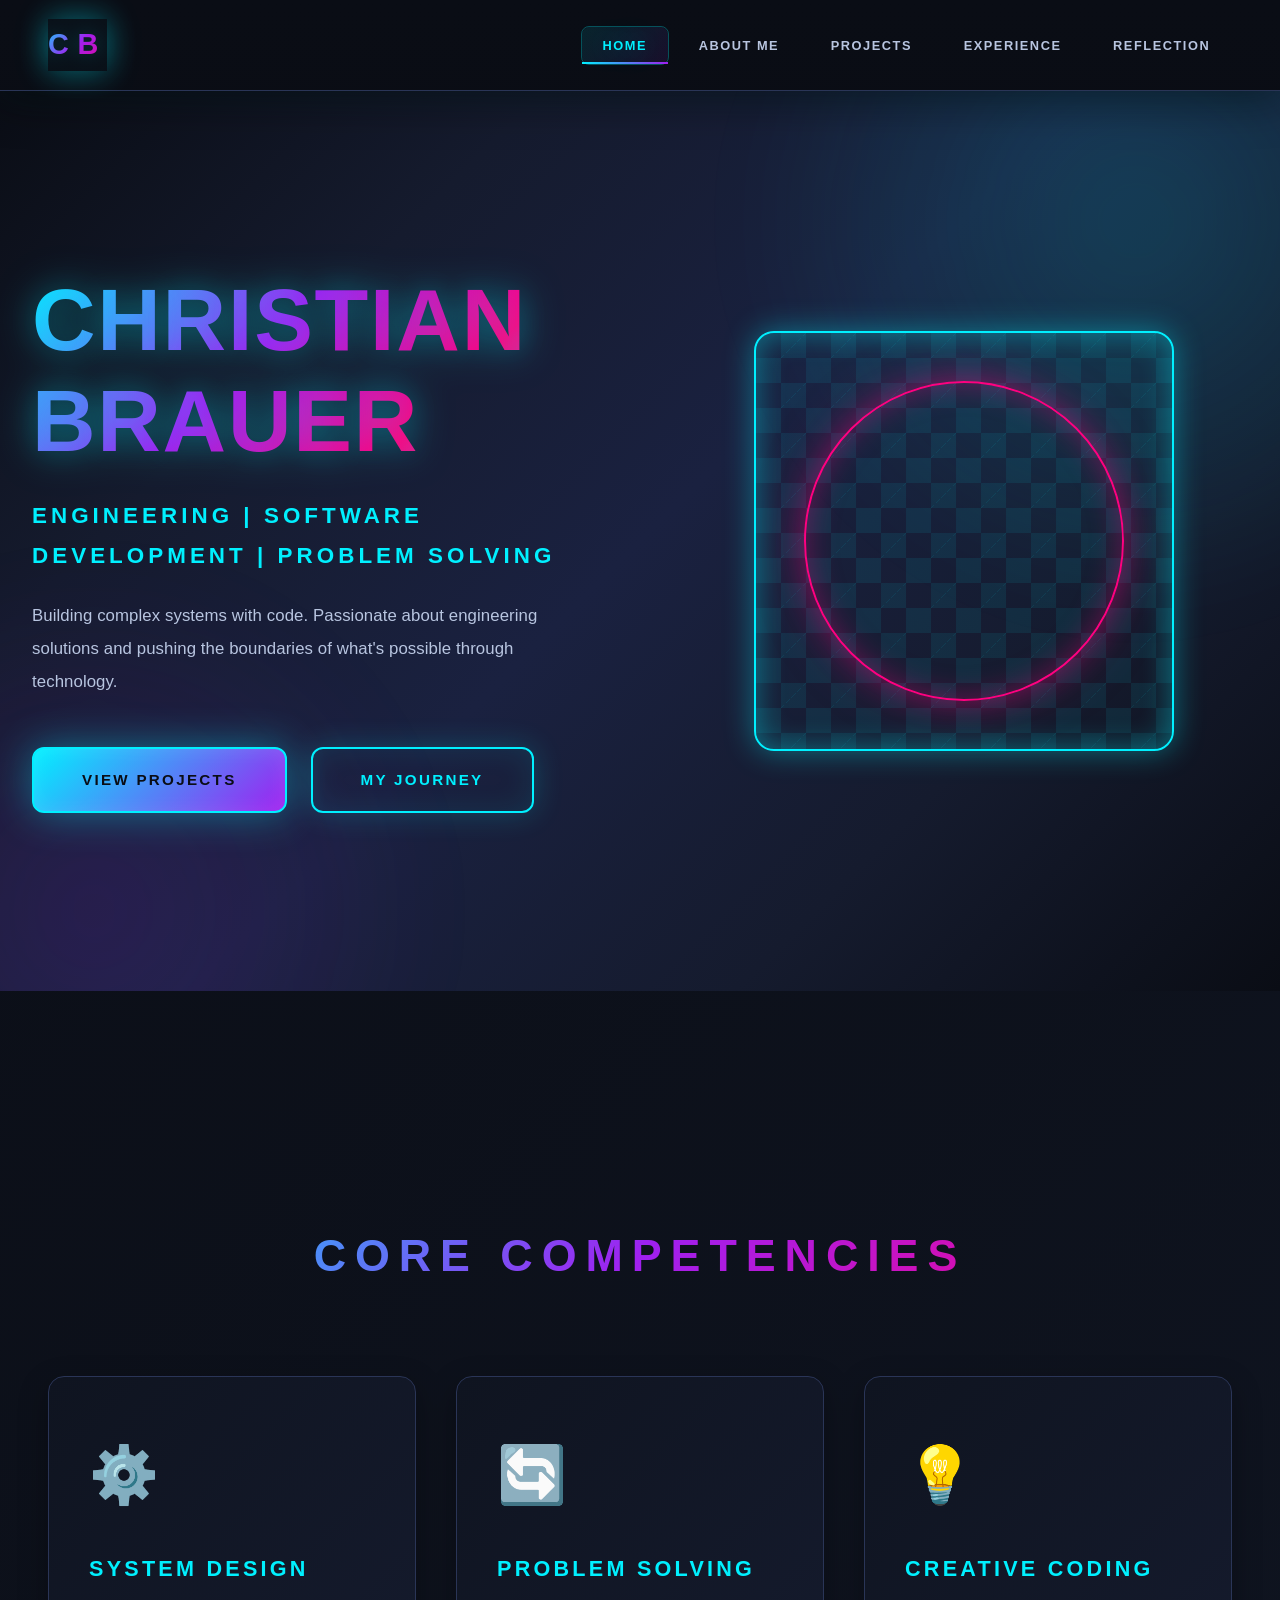
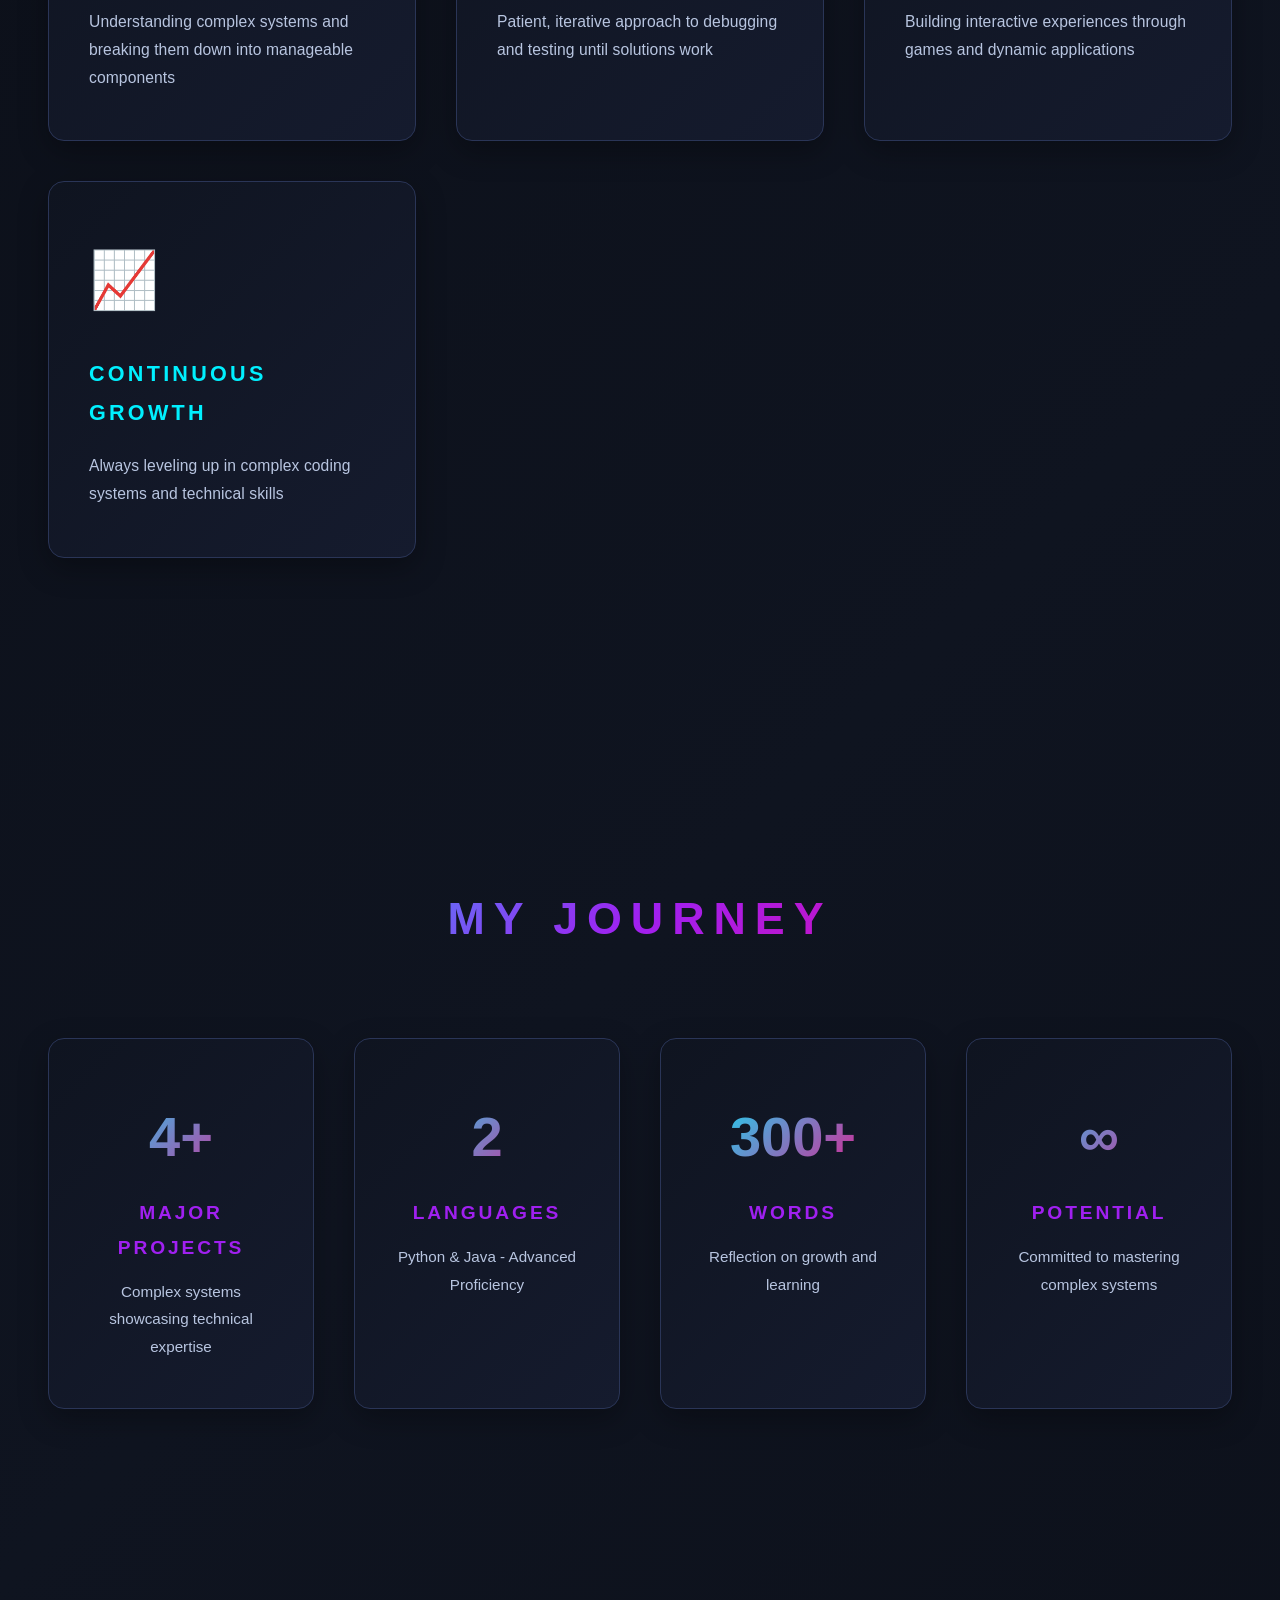
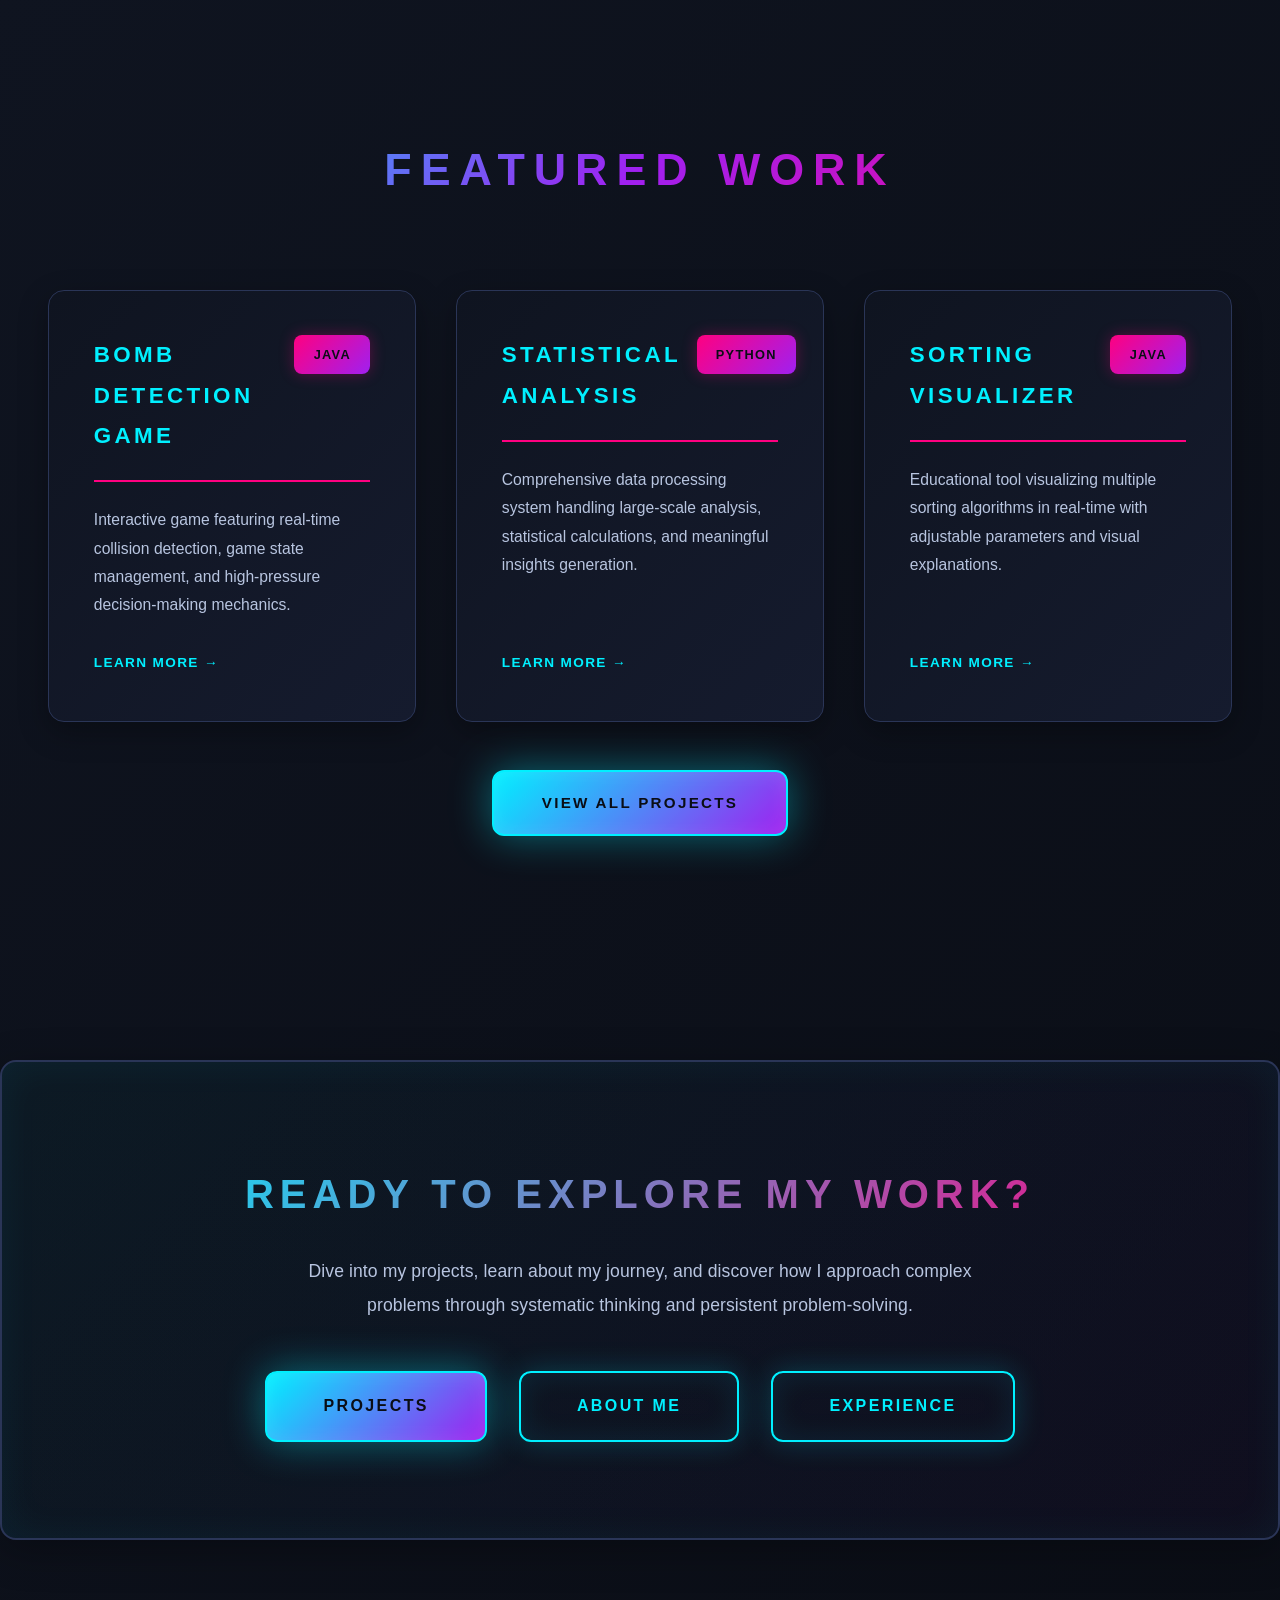
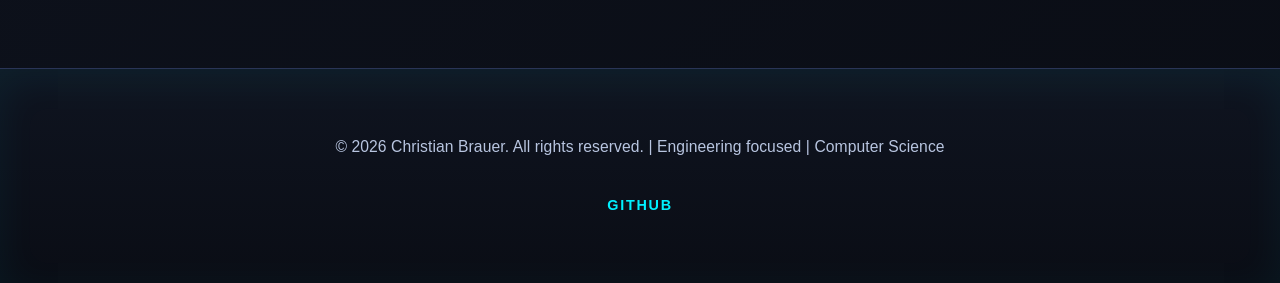
<file: index.html>
<!DOCTYPE html>
<html lang="en">
<head>
    <meta charset="UTF-8">
    <meta name="viewport" content="width=device-width, initial-scale=1.0">
    <title>Christian Brauer - Software Engineer & Problem Solver</title>
    <link rel="stylesheet" href="styles.css">
</head>
<body>
    <!-- Navigation Bar -->
    <nav class="navbar">
        <div class="nav-container">
            <div class="nav-logo">CB</div>
            <ul class="nav-menu">
                <li class="nav-item"><a href="index.html" class="nav-link active">HOME</a></li>
                <li class="nav-item"><a href="about.html" class="nav-link">ABOUT ME</a></li>
                <li class="nav-item"><a href="projects.html" class="nav-link">PROJECTS</a></li>
                <li class="nav-item"><a href="resume.html" class="nav-link">EXPERIENCE</a></li>
                <li class="nav-item"><a href="reflection.html" class="nav-link">REFLECTION</a></li>
            </ul>
        </div>
    </nav>

    <!-- Hero Section -->
    <section class="hero">
        <div class="hero-content">
            <div class="hero-text">
                <h1 class="hero-title">CHRISTIAN BRAUER</h1>
                <p class="hero-subtitle">Engineering | Software Development | Problem Solving</p>
                <p class="hero-description">Building complex systems with code. Passionate about engineering solutions and pushing the boundaries of what's possible through technology.</p>
                <div class="cta-buttons">
                    <a href="projects.html" class="cta-primary">VIEW PROJECTS</a>
                    <a href="reflection.html" class="cta-secondary">MY JOURNEY</a>
                </div>
            </div>
            <div class="hero-visual">
                <div class="animated-grid"></div>
                <div class="pulse-circle"></div>
            </div>
        </div>
    </section>

    <!-- Highlights Section -->
    <section class="highlights">
        <h2>CORE COMPETENCIES</h2>
        <div class="highlights-grid">
            <div class="highlight-card">
                <div class="highlight-icon">⚙️</div>
                <h3>System Design</h3>
                <p>Understanding complex systems and breaking them down into manageable components</p>
            </div>
            <div class="highlight-card">
                <div class="highlight-icon">🔄</div>
                <h3>Problem Solving</h3>
                <p>Patient, iterative approach to debugging and testing until solutions work</p>
            </div>
            <div class="highlight-card">
                <div class="highlight-icon">💡</div>
                <h3>Creative Coding</h3>
                <p>Building interactive experiences through games and dynamic applications</p>
            </div>
            <div class="highlight-card">
                <div class="highlight-icon">📈</div>
                <h3>Continuous Growth</h3>
                <p>Always leveling up in complex coding systems and technical skills</p>
            </div>
        </div>
    </section>

    <!-- Quick Stats Section -->
    <section class="quick-stats">
        <h2>MY JOURNEY</h2>
        <div class="stats-grid">
            <div class="stat-card">
                <div class="stat-number">4+</div>
                <div class="stat-label">Major Projects</div>
                <p>Complex systems showcasing technical expertise</p>
            </div>
            <div class="stat-card">
                <div class="stat-number">2</div>
                <div class="stat-label">Languages</div>
                <p>Python & Java - Advanced Proficiency</p>
            </div>
            <div class="stat-card">
                <div class="stat-number">300+</div>
                <div class="stat-label">Words</div>
                <p>Reflection on growth and learning</p>
            </div>
            <div class="stat-card">
                <div class="stat-number">∞</div>
                <div class="stat-label">Potential</div>
                <p>Committed to mastering complex systems</p>
            </div>
        </div>
    </section>

    <!-- Featured Projects Preview -->
    <section class="featured-projects">
        <h2>FEATURED WORK</h2>
        <div class="featured-grid">
            <div class="featured-card">
                <div class="featured-header">
                    <h3>BOMB DETECTION GAME</h3>
                    <span class="featured-tag">Java</span>
                </div>
                <p>Interactive game featuring real-time collision detection, game state management, and high-pressure decision-making mechanics.</p>
                <div class="featured-footer">
                    <a href="projects.html" class="featured-link">Learn More →</a>
                </div>
            </div>
            <div class="featured-card">
                <div class="featured-header">
                    <h3>STATISTICAL ANALYSIS</h3>
                    <span class="featured-tag">Python</span>
                </div>
                <p>Comprehensive data processing system handling large-scale analysis, statistical calculations, and meaningful insights generation.</p>
                <div class="featured-footer">
                    <a href="projects.html" class="featured-link">Learn More →</a>
                </div>
            </div>
            <div class="featured-card">
                <div class="featured-header">
                    <h3>SORTING VISUALIZER</h3>
                    <span class="featured-tag">Java</span>
                </div>
                <p>Educational tool visualizing multiple sorting algorithms in real-time with adjustable parameters and visual explanations.</p>
                <div class="featured-footer">
                    <a href="projects.html" class="featured-link">Learn More →</a>
                </div>
            </div>
        </div>
        <div class="view-all-cta">
            <a href="projects.html" class="cta-primary">VIEW ALL PROJECTS</a>
        </div>
    </section>

    <!-- CTA Section -->
    <section class="final-cta">
        <h2>Ready to Explore My Work?</h2>
        <p>Dive into my projects, learn about my journey, and discover how I approach complex problems through systematic thinking and persistent problem-solving.</p>
        <div class="cta-buttons-large">
            <a href="projects.html" class="cta-primary">PROJECTS</a>
            <a href="about.html" class="cta-secondary">ABOUT ME</a>
            <a href="resume.html" class="cta-secondary">EXPERIENCE</a>
        </div>
    </section>

    <!-- Footer -->
    <footer class="footer">
        <p>&copy; 2026 Christian Brauer. All rights reserved. | Engineering focused | Computer Science</p>
        <div class="footer-links">
            <a href="https://github.com/cb1060" target="_blank">GitHub</a>
        </div>
    </footer>
</body>
</html>
</file>
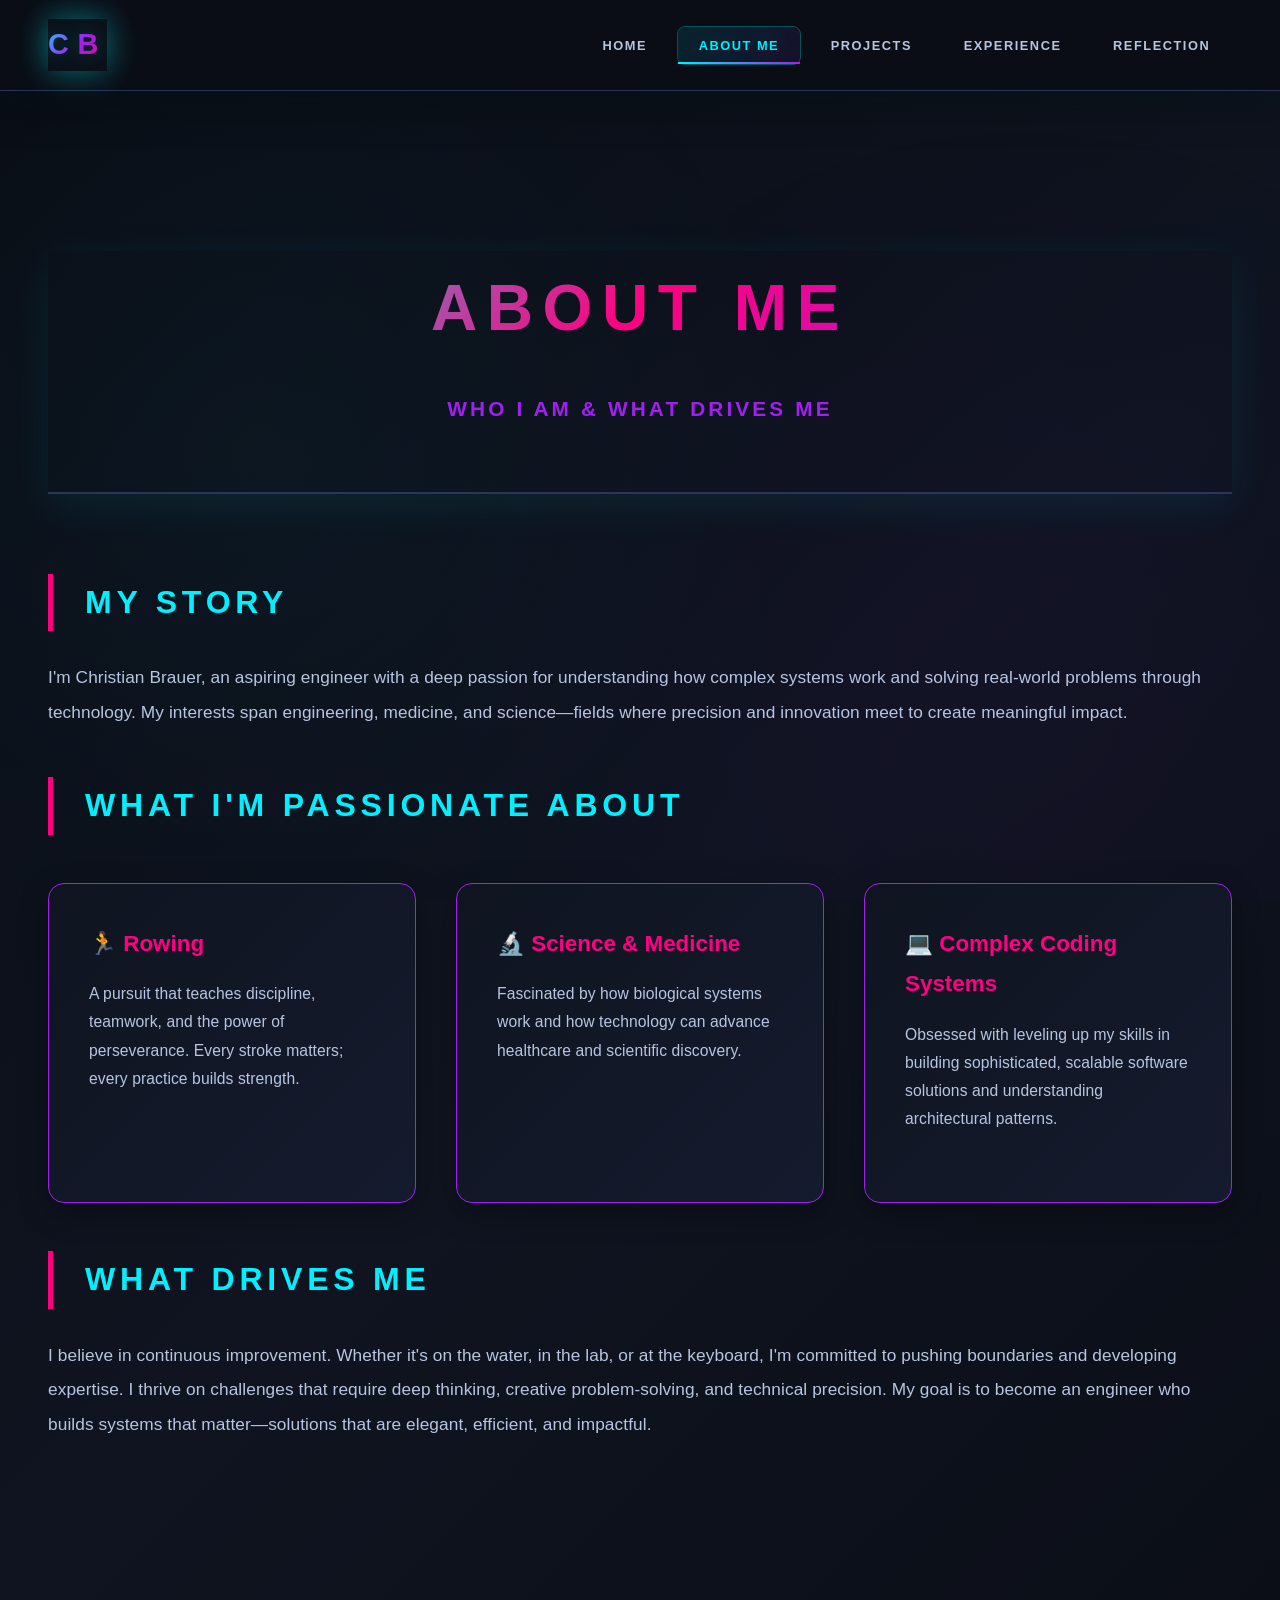
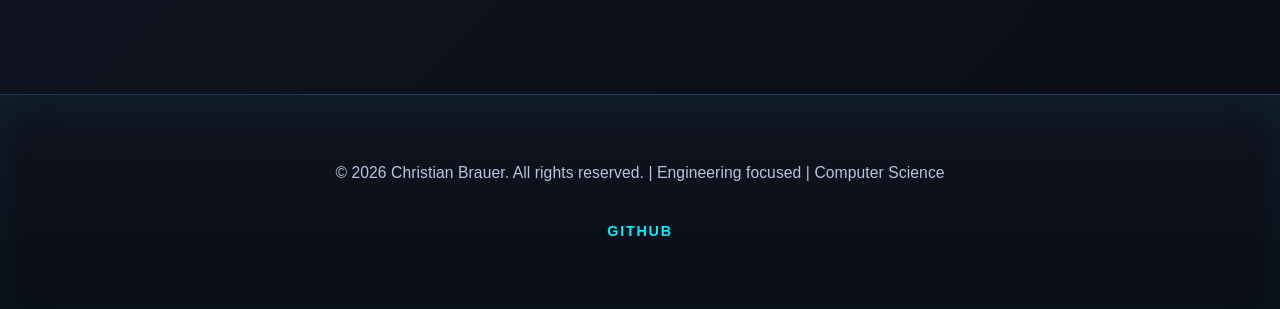
<file: about.html>
<!DOCTYPE html>
<html lang="en">
<head>
    <meta charset="UTF-8">
    <meta name="viewport" content="width=device-width, initial-scale=1.0">
    <title>About Me - Christian Brauer</title>
    <link rel="stylesheet" href="styles.css">
</head>
<body>
    <!-- Navigation Bar -->
    <nav class="navbar">
        <div class="nav-container">
            <div class="nav-logo">CB</div>
            <ul class="nav-menu">
                <li class="nav-item"><a href="index.html" class="nav-link">HOME</a></li>
                <li class="nav-item"><a href="about.html" class="nav-link active">ABOUT ME</a></li>
                <li class="nav-item"><a href="projects.html" class="nav-link">PROJECTS</a></li>
                <li class="nav-item"><a href="resume.html" class="nav-link">EXPERIENCE</a></li>
                <li class="nav-item"><a href="reflection.html" class="nav-link">REFLECTION</a></li>
            </ul>
        </div>
    </nav>

    <!-- About Section -->
    <section class="page-section">
        <div class="page-header">
            <h1>ABOUT ME</h1>
            <p class="page-subtitle">Who I Am & What Drives Me</p>
        </div>

        <div class="about-content">
            <div class="about-text">
                <h2>My Story</h2>
                <p>I'm Christian Brauer, an aspiring engineer with a deep passion for understanding how complex systems work and solving real-world problems through technology. My interests span engineering, medicine, and science—fields where precision and innovation meet to create meaningful impact.</p>
                
                <h2>What I'm Passionate About</h2>
                <div class="passion-items">
                    <div class="passion-item">
                        <h3>🏃 Rowing</h3>
                        <p>A pursuit that teaches discipline, teamwork, and the power of perseverance. Every stroke matters; every practice builds strength.</p>
                    </div>
                    <div class="passion-item">
                        <h3>🔬 Science & Medicine</h3>
                        <p>Fascinated by how biological systems work and how technology can advance healthcare and scientific discovery.</p>
                    </div>
                    <div class="passion-item">
                        <h3>💻 Complex Coding Systems</h3>
                        <p>Obsessed with leveling up my skills in building sophisticated, scalable software solutions and understanding architectural patterns.</p>
                    </div>
                </div>

                <h2>What Drives Me</h2>
                <p>I believe in continuous improvement. Whether it's on the water, in the lab, or at the keyboard, I'm committed to pushing boundaries and developing expertise. I thrive on challenges that require deep thinking, creative problem-solving, and technical precision. My goal is to become an engineer who builds systems that matter—solutions that are elegant, efficient, and impactful.</p>
            </div>
        </div>
    </section>

    <!-- Footer -->
    <footer class="footer">
        <p>&copy; 2026 Christian Brauer. All rights reserved. | Engineering focused | Computer Science</p>
        <div class="footer-links">
            <a href="https://github.com/cb1060" target="_blank">GitHub</a>
        </div>
    </footer>
</body>
</html>
</file>
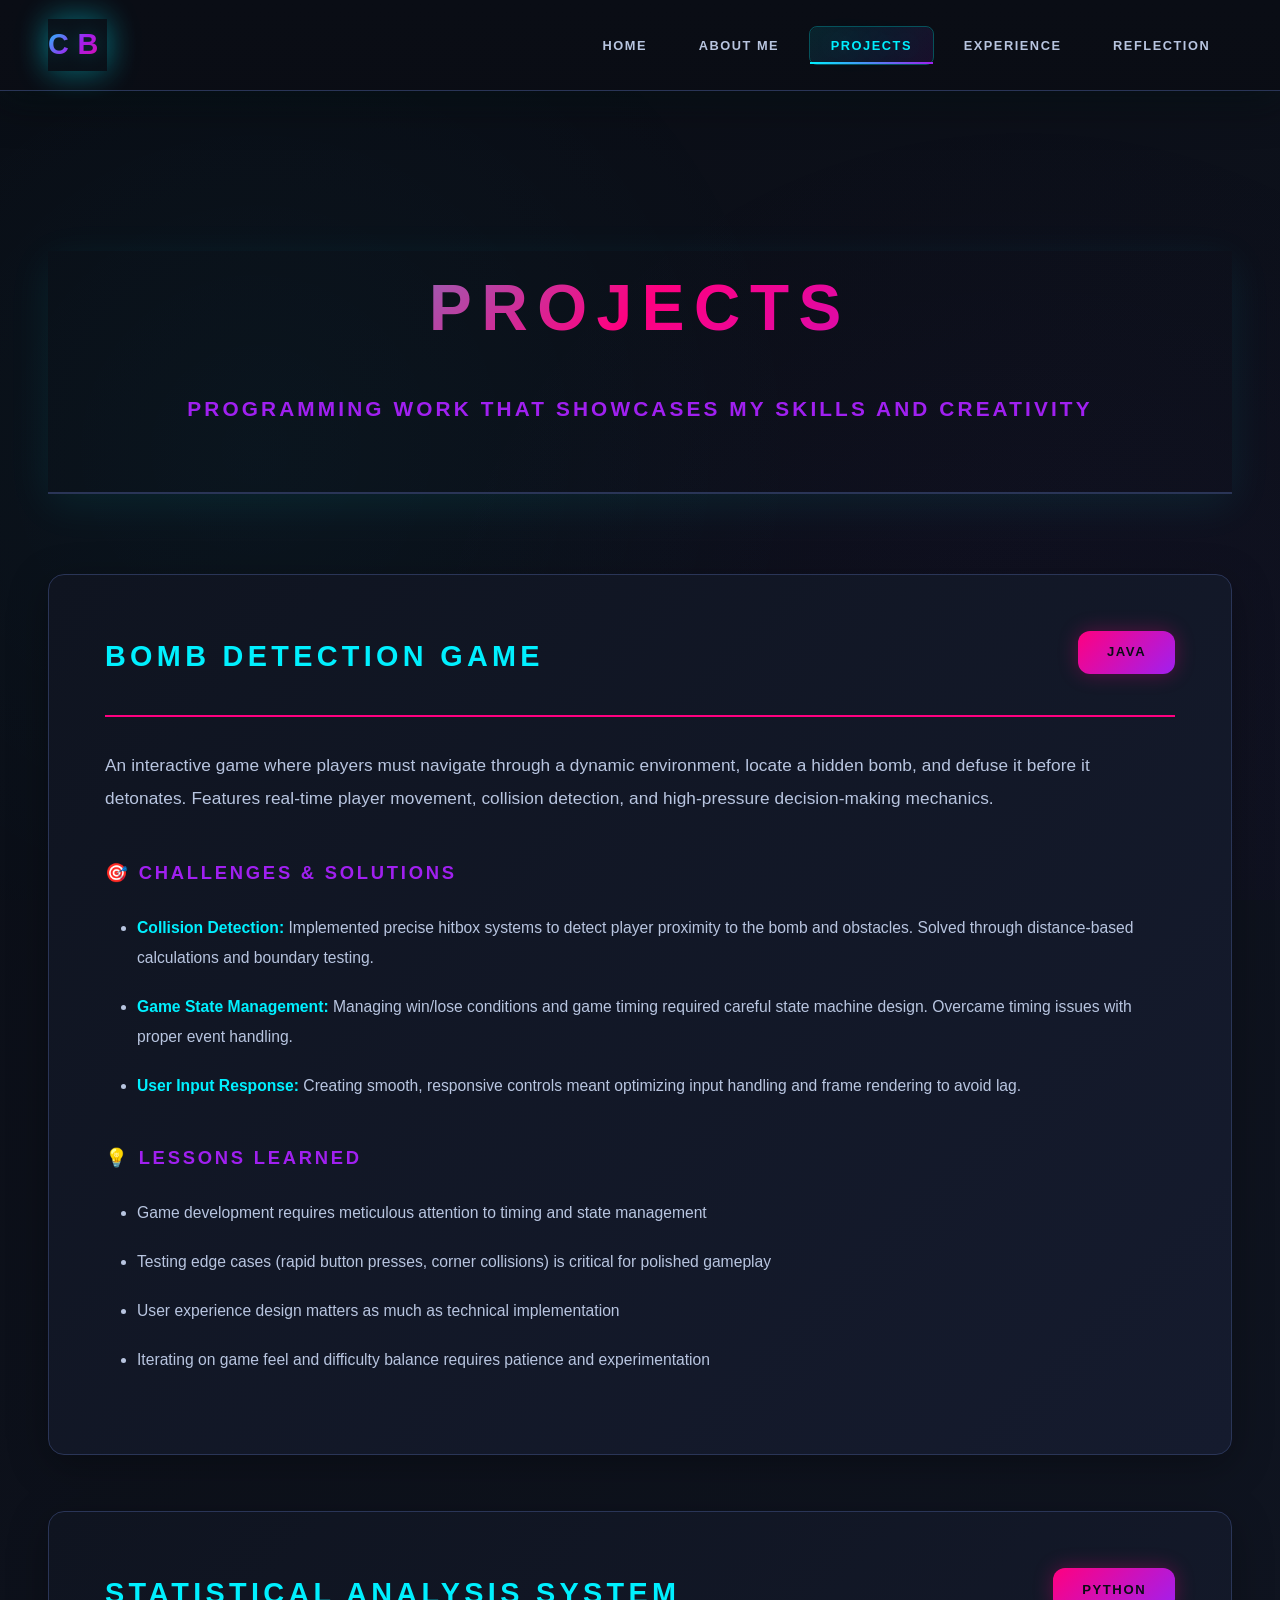
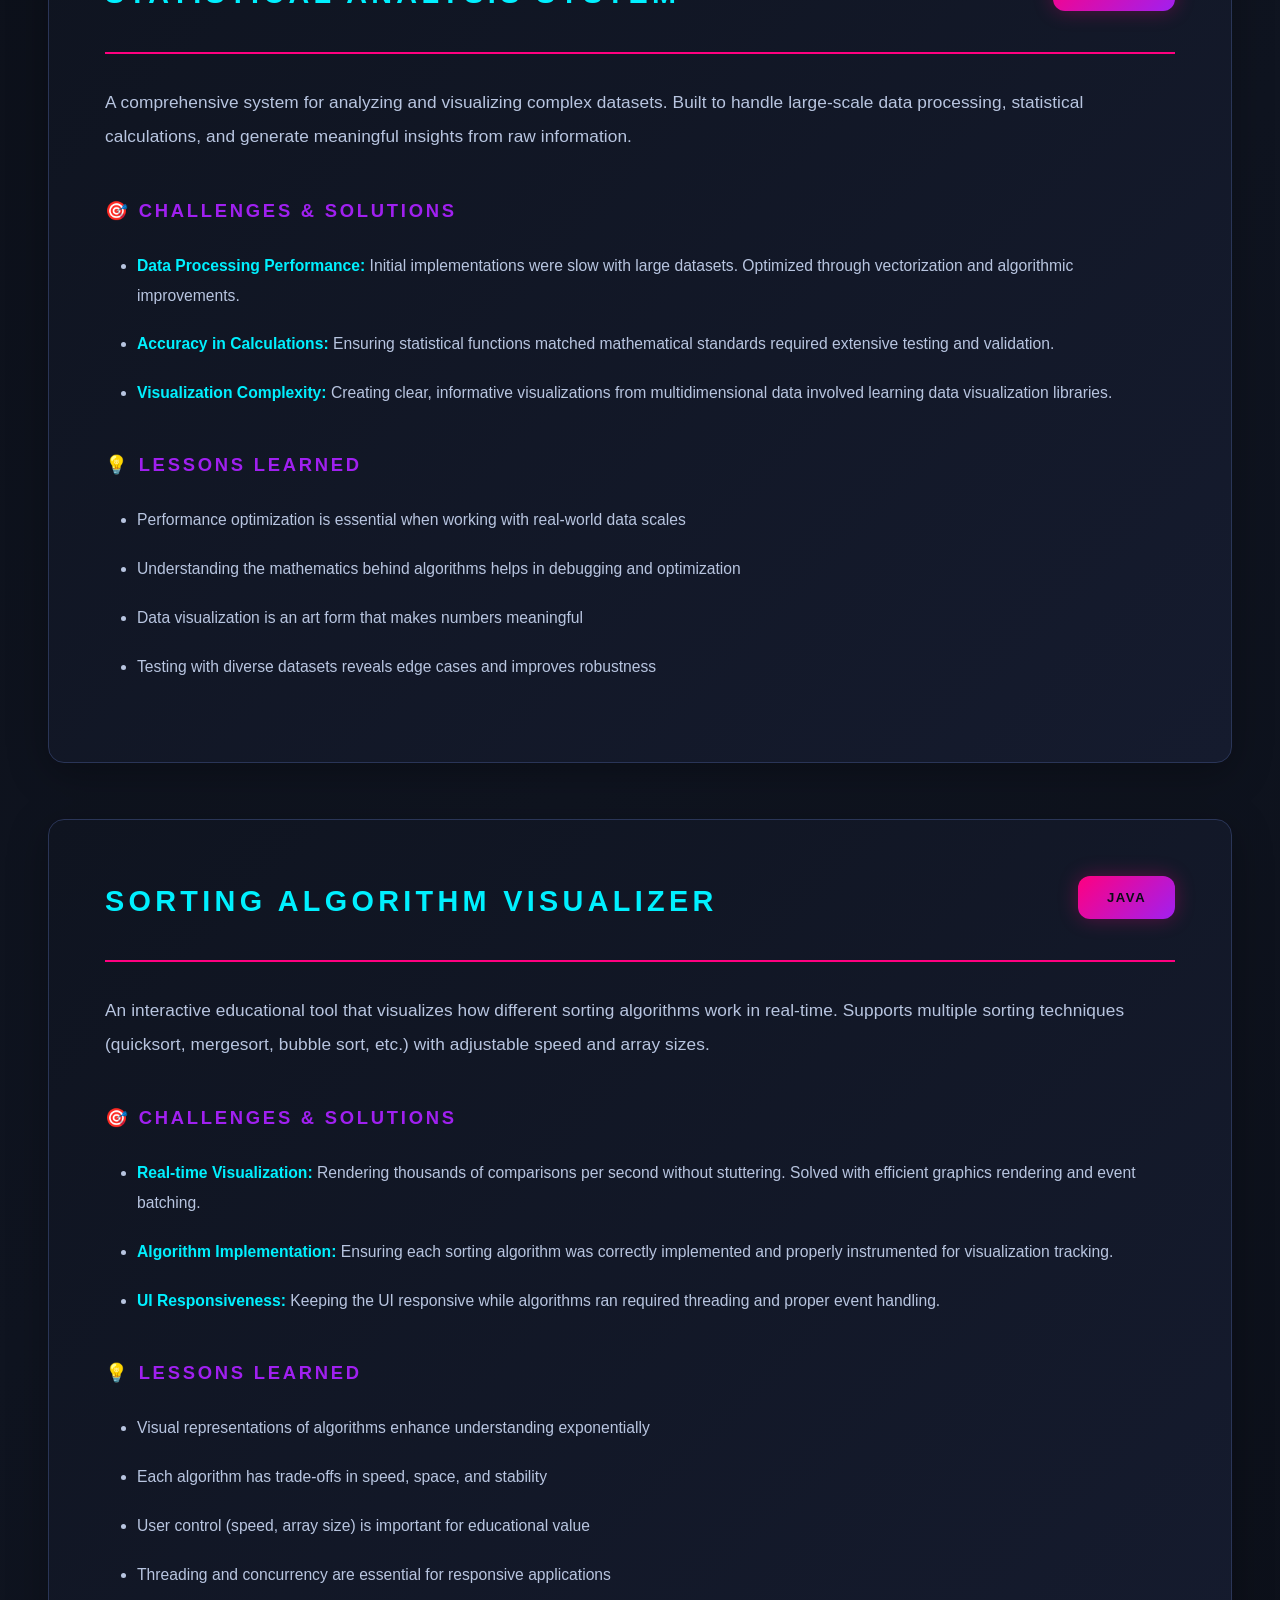
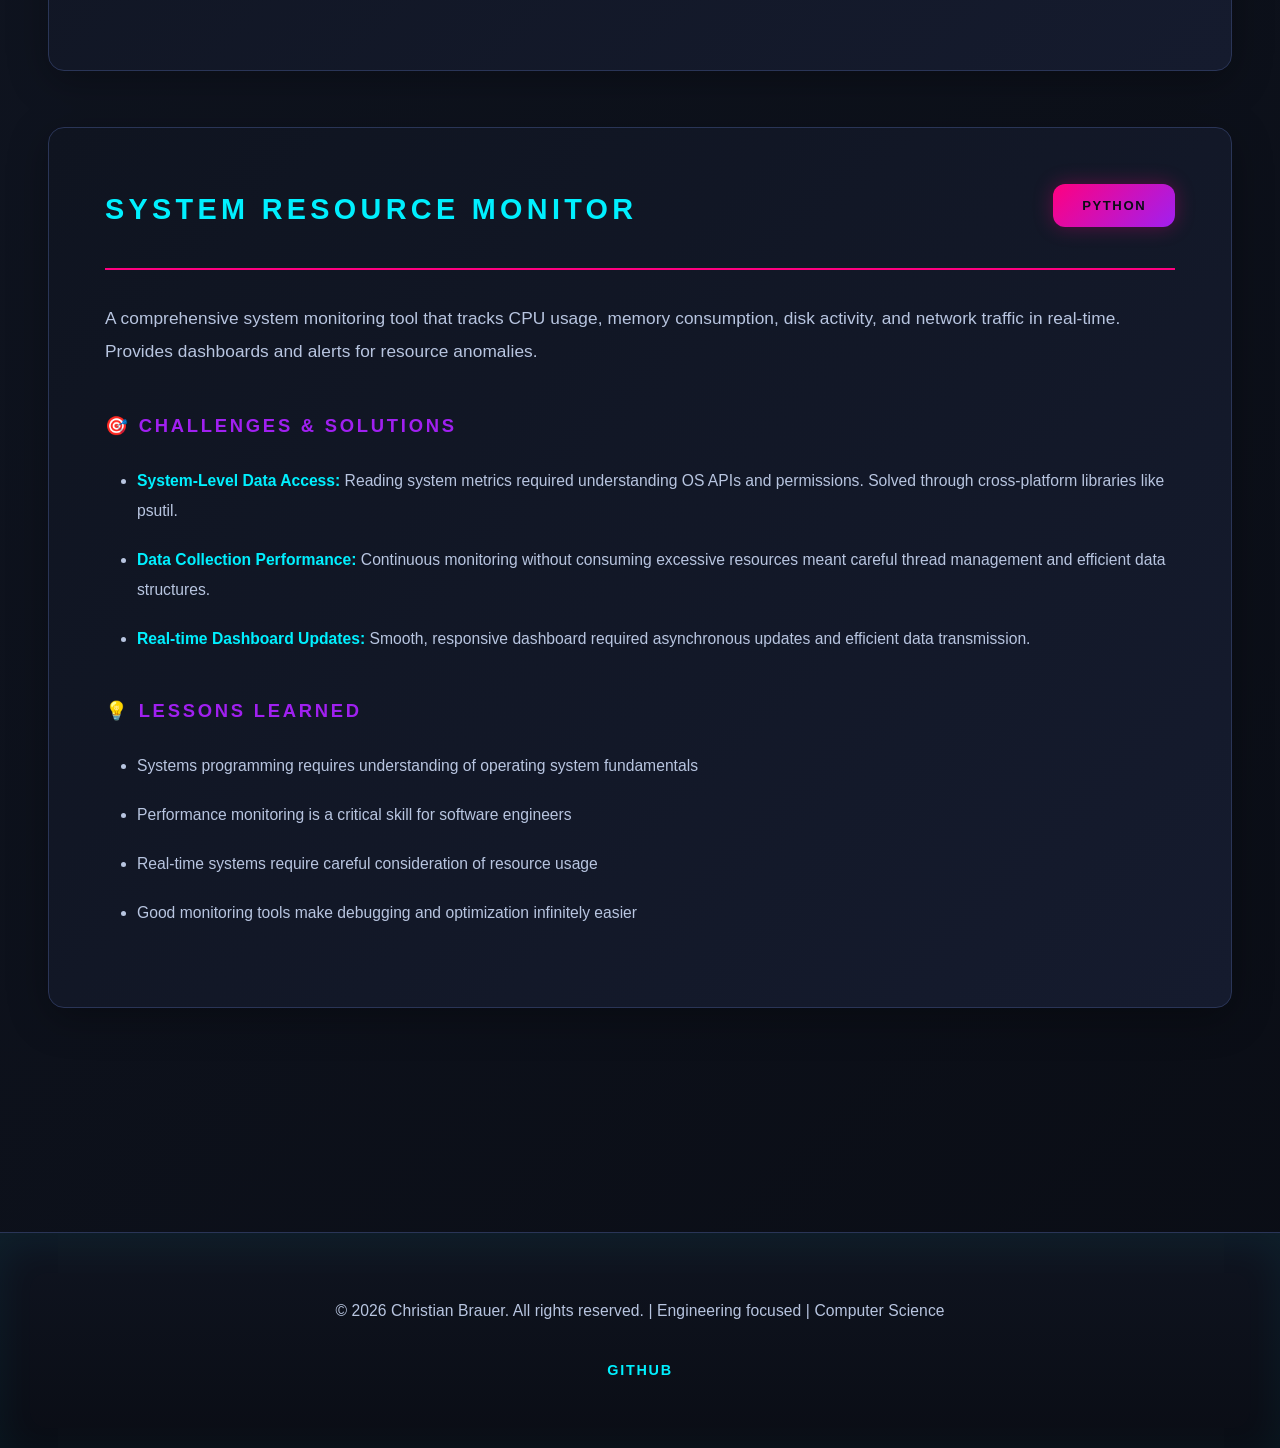
<file: projects.html>
<!DOCTYPE html>
<html lang="en">
<head>
    <meta charset="UTF-8">
    <meta name="viewport" content="width=device-width, initial-scale=1.0">
    <title>Projects - Christian Brauer</title>
    <link rel="stylesheet" href="styles.css">
</head>
<body>
    <!-- Navigation Bar -->
    <nav class="navbar">
        <div class="nav-container">
            <div class="nav-logo">CB</div>
            <ul class="nav-menu">
                <li class="nav-item"><a href="index.html" class="nav-link">HOME</a></li>
                <li class="nav-item"><a href="about.html" class="nav-link">ABOUT ME</a></li>
                <li class="nav-item"><a href="projects.html" class="nav-link active">PROJECTS</a></li>
                <li class="nav-item"><a href="resume.html" class="nav-link">EXPERIENCE</a></li>
                <li class="nav-item"><a href="reflection.html" class="nav-link">REFLECTION</a></li>
            </ul>
        </div>
    </nav>

    <!-- Projects Section -->
    <section class="page-section">
        <div class="page-header">
            <h1>PROJECTS</h1>
            <p class="page-subtitle">Programming work that showcases my skills and creativity</p>
        </div>

        <div class="projects-grid">
            <!-- Project 1: Bomb Detection Game -->
            <div class="project-card">
                <div class="project-header">
                    <h2>BOMB DETECTION GAME</h2>
                    <span class="project-tag">Java</span>
                </div>
                <p class="project-description">An interactive game where players must navigate through a dynamic environment, locate a hidden bomb, and defuse it before it detonates. Features real-time player movement, collision detection, and high-pressure decision-making mechanics.</p>
                
                <div class="project-details">
                    <h3>🎯 Challenges & Solutions</h3>
                    <ul>
                        <li><strong>Collision Detection:</strong> Implemented precise hitbox systems to detect player proximity to the bomb and obstacles. Solved through distance-based calculations and boundary testing.</li>
                        <li><strong>Game State Management:</strong> Managing win/lose conditions and game timing required careful state machine design. Overcame timing issues with proper event handling.</li>
                        <li><strong>User Input Response:</strong> Creating smooth, responsive controls meant optimizing input handling and frame rendering to avoid lag.</li>
                    </ul>

                    <h3>💡 Lessons Learned</h3>
                    <ul>
                        <li>Game development requires meticulous attention to timing and state management</li>
                        <li>Testing edge cases (rapid button presses, corner collisions) is critical for polished gameplay</li>
                        <li>User experience design matters as much as technical implementation</li>
                        <li>Iterating on game feel and difficulty balance requires patience and experimentation</li>
                    </ul>
                </div>
            </div>

            <!-- Project 2: Data Analysis System -->
            <div class="project-card">
                <div class="project-header">
                    <h2>STATISTICAL ANALYSIS SYSTEM</h2>
                    <span class="project-tag">Python</span>
                </div>
                <p class="project-description">A comprehensive system for analyzing and visualizing complex datasets. Built to handle large-scale data processing, statistical calculations, and generate meaningful insights from raw information.</p>
                
                <div class="project-details">
                    <h3>🎯 Challenges & Solutions</h3>
                    <ul>
                        <li><strong>Data Processing Performance:</strong> Initial implementations were slow with large datasets. Optimized through vectorization and algorithmic improvements.</li>
                        <li><strong>Accuracy in Calculations:</strong> Ensuring statistical functions matched mathematical standards required extensive testing and validation.</li>
                        <li><strong>Visualization Complexity:</strong> Creating clear, informative visualizations from multidimensional data involved learning data visualization libraries.</li>
                    </ul>

                    <h3>💡 Lessons Learned</h3>
                    <ul>
                        <li>Performance optimization is essential when working with real-world data scales</li>
                        <li>Understanding the mathematics behind algorithms helps in debugging and optimization</li>
                        <li>Data visualization is an art form that makes numbers meaningful</li>
                        <li>Testing with diverse datasets reveals edge cases and improves robustness</li>
                    </ul>
                </div>
            </div>

            <!-- Project 3: Sorting Algorithm Visualizer -->
            <div class="project-card">
                <div class="project-header">
                    <h2>SORTING ALGORITHM VISUALIZER</h2>
                    <span class="project-tag">Java</span>
                </div>
                <p class="project-description">An interactive educational tool that visualizes how different sorting algorithms work in real-time. Supports multiple sorting techniques (quicksort, mergesort, bubble sort, etc.) with adjustable speed and array sizes.</p>
                
                <div class="project-details">
                    <h3>🎯 Challenges & Solutions</h3>
                    <ul>
                        <li><strong>Real-time Visualization:</strong> Rendering thousands of comparisons per second without stuttering. Solved with efficient graphics rendering and event batching.</li>
                        <li><strong>Algorithm Implementation:</strong> Ensuring each sorting algorithm was correctly implemented and properly instrumented for visualization tracking.</li>
                        <li><strong>UI Responsiveness:</strong> Keeping the UI responsive while algorithms ran required threading and proper event handling.</li>
                    </ul>

                    <h3>💡 Lessons Learned</h3>
                    <ul>
                        <li>Visual representations of algorithms enhance understanding exponentially</li>
                        <li>Each algorithm has trade-offs in speed, space, and stability</li>
                        <li>User control (speed, array size) is important for educational value</li>
                        <li>Threading and concurrency are essential for responsive applications</li>
                    </ul>
                </div>
            </div>

            <!-- Project 4: System Resource Monitor -->
            <div class="project-card">
                <div class="project-header">
                    <h2>SYSTEM RESOURCE MONITOR</h2>
                    <span class="project-tag">Python</span>
                </div>
                <p class="project-description">A comprehensive system monitoring tool that tracks CPU usage, memory consumption, disk activity, and network traffic in real-time. Provides dashboards and alerts for resource anomalies.</p>
                
                <div class="project-details">
                    <h3>🎯 Challenges & Solutions</h3>
                    <ul>
                        <li><strong>System-Level Data Access:</strong> Reading system metrics required understanding OS APIs and permissions. Solved through cross-platform libraries like psutil.</li>
                        <li><strong>Data Collection Performance:</strong> Continuous monitoring without consuming excessive resources meant careful thread management and efficient data structures.</li>
                        <li><strong>Real-time Dashboard Updates:</strong> Smooth, responsive dashboard required asynchronous updates and efficient data transmission.</li>
                    </ul>

                    <h3>💡 Lessons Learned</h3>
                    <ul>
                        <li>Systems programming requires understanding of operating system fundamentals</li>
                        <li>Performance monitoring is a critical skill for software engineers</li>
                        <li>Real-time systems require careful consideration of resource usage</li>
                        <li>Good monitoring tools make debugging and optimization infinitely easier</li>
                    </ul>
                </div>
            </div>
        </div>
    </section>

    <!-- Footer -->
    <footer class="footer">
        <p>&copy; 2026 Christian Brauer. All rights reserved. | Engineering focused | Computer Science</p>
        <div class="footer-links">
            <a href="https://github.com/cb1060" target="_blank">GitHub</a>
        </div>
    </footer>
</body>
</html>
</file>
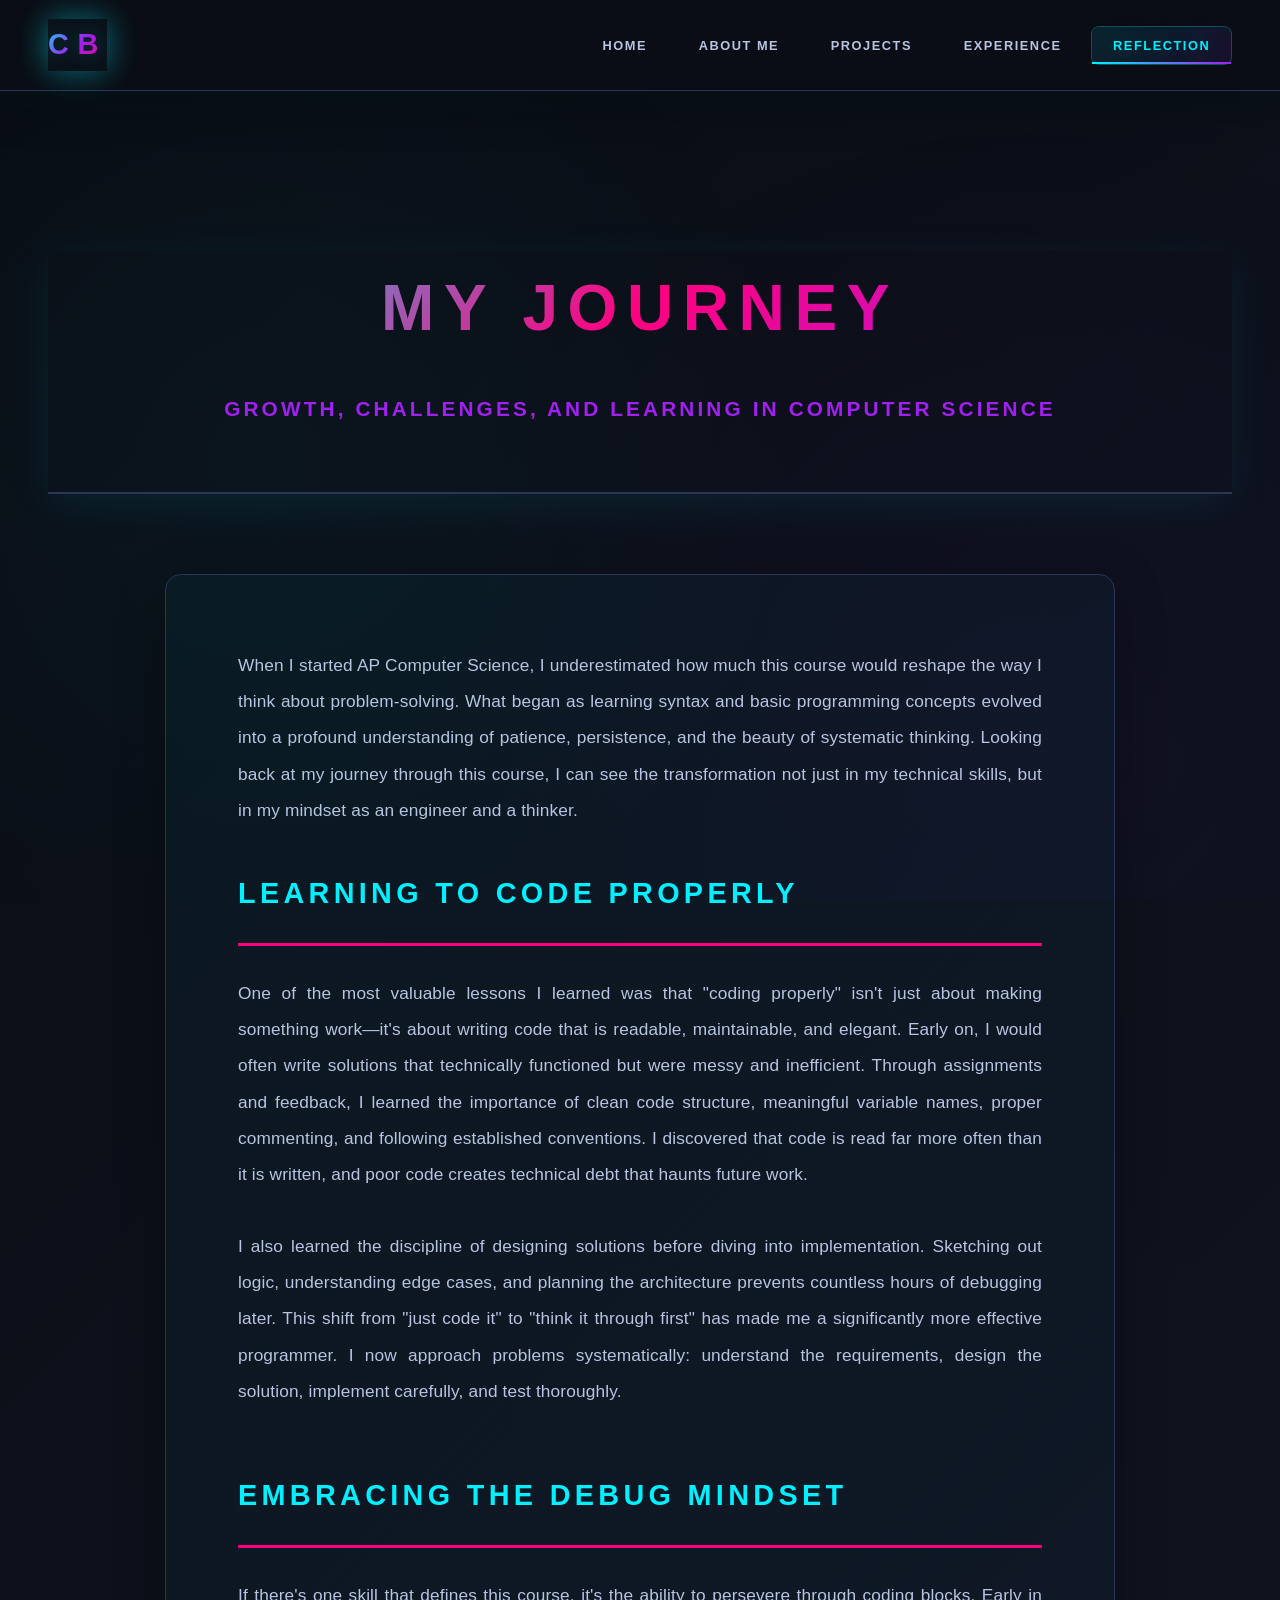
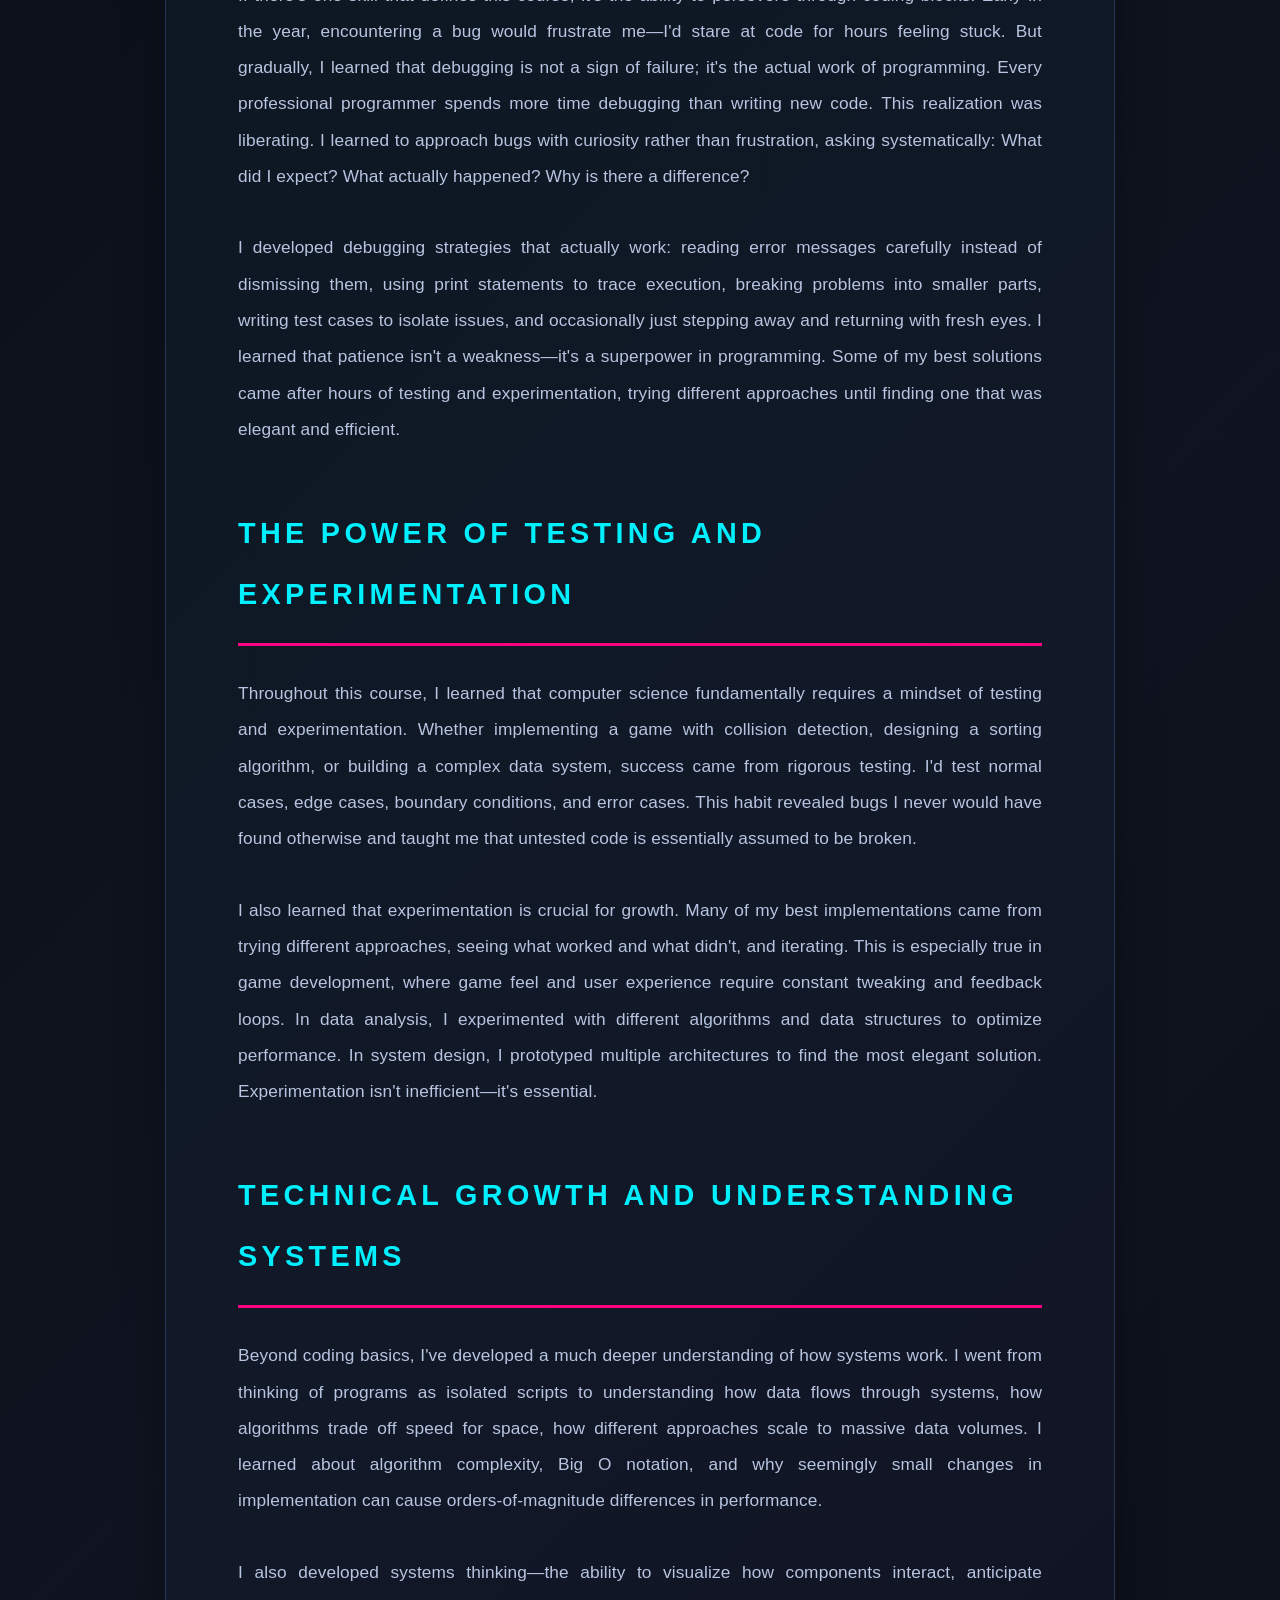
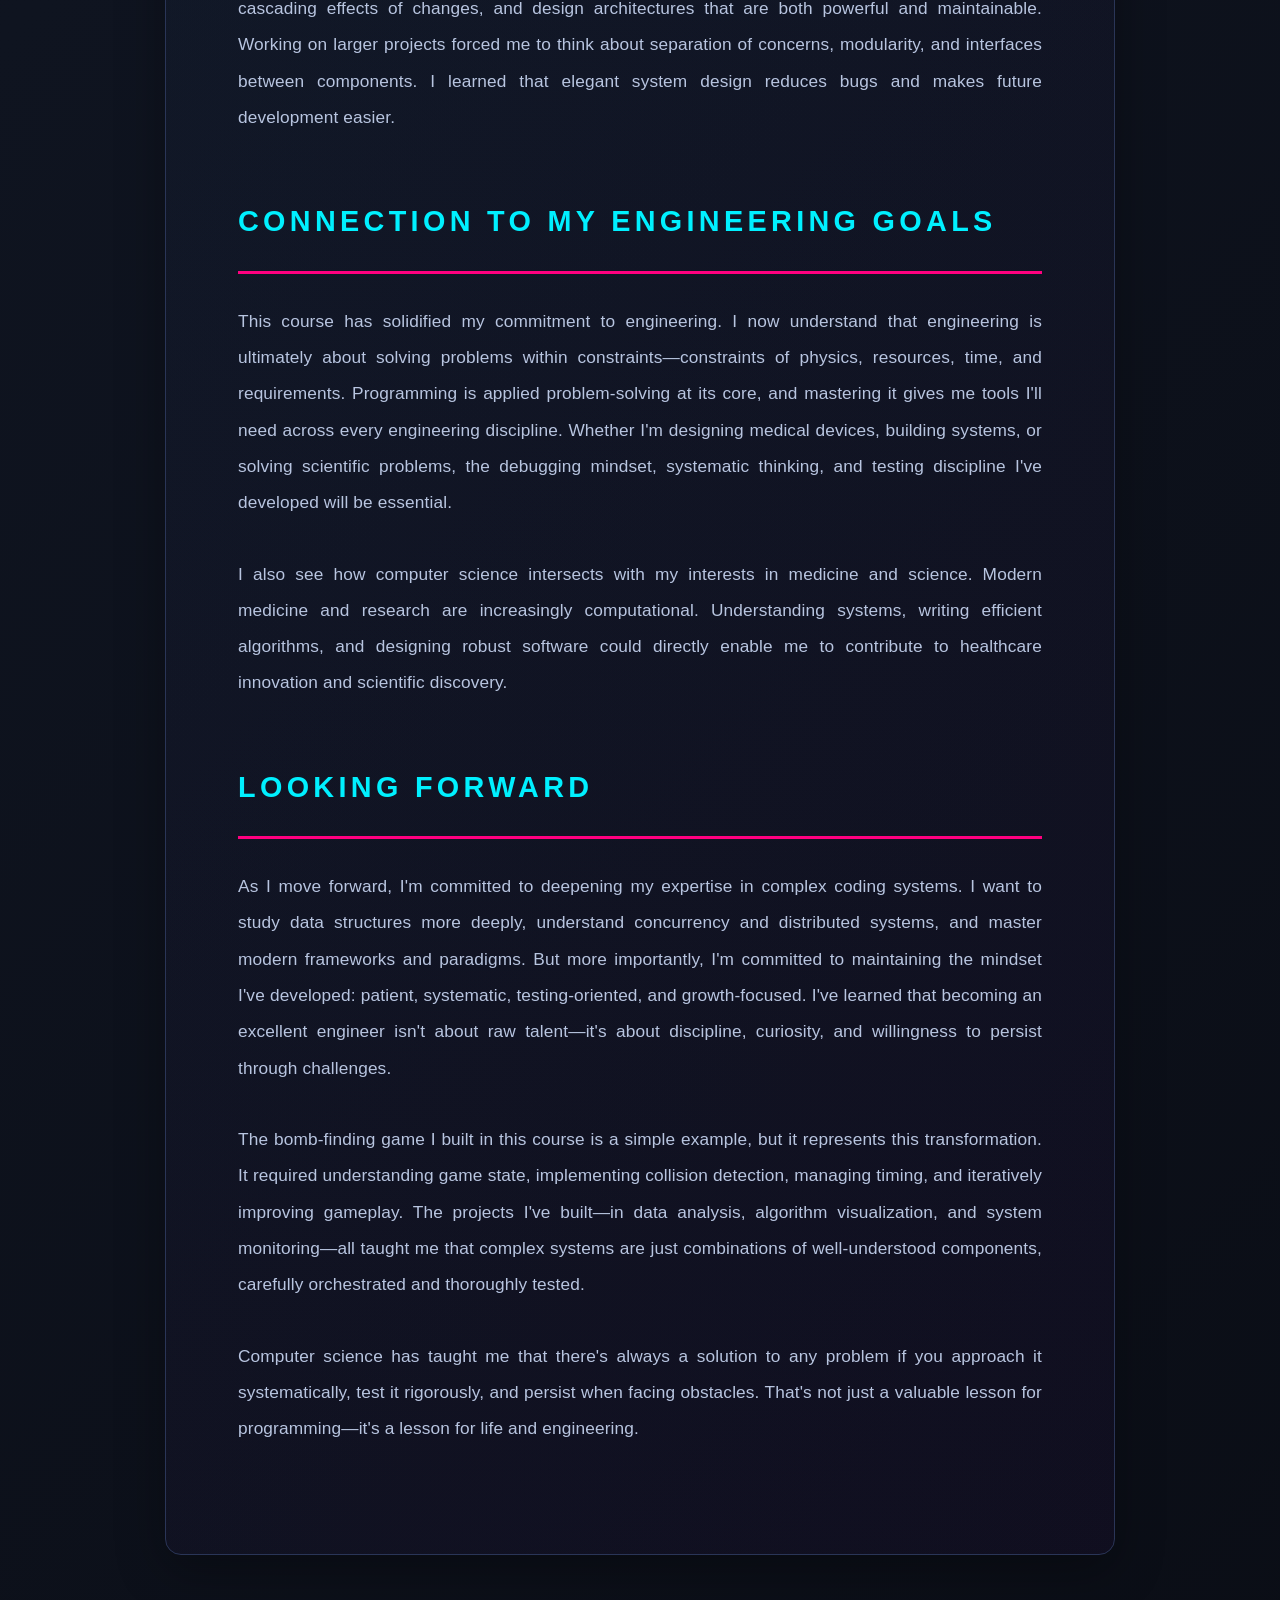
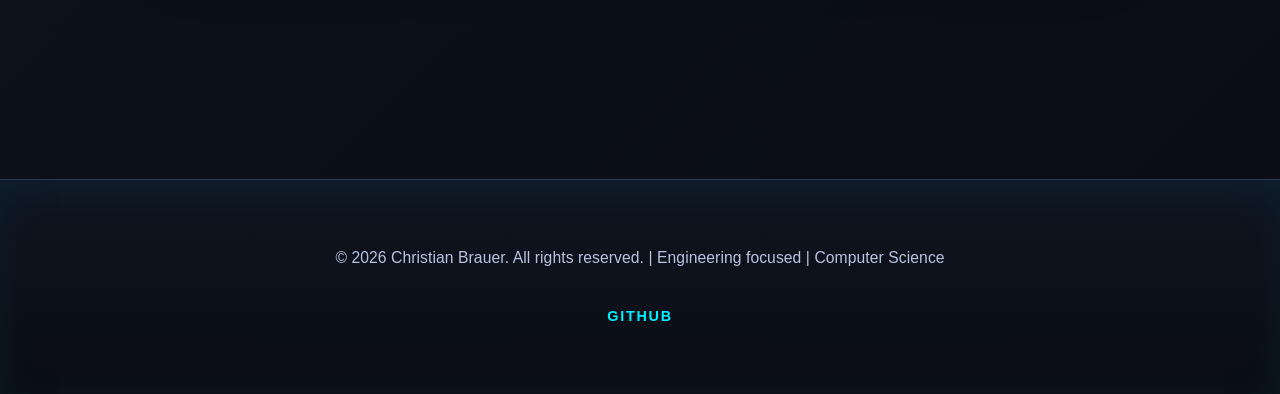
<file: reflection.html>
<!DOCTYPE html>
<html lang="en">
<head>
    <meta charset="UTF-8">
    <meta name="viewport" content="width=device-width, initial-scale=1.0">
    <title>Reflection - Christian Brauer</title>
    <link rel="stylesheet" href="styles.css">
</head>
<body>
    <!-- Navigation Bar -->
    <nav class="navbar">
        <div class="nav-container">
            <div class="nav-logo">CB</div>
            <ul class="nav-menu">
                <li class="nav-item"><a href="index.html" class="nav-link">HOME</a></li>
                <li class="nav-item"><a href="about.html" class="nav-link">ABOUT ME</a></li>
                <li class="nav-item"><a href="projects.html" class="nav-link">PROJECTS</a></li>
                <li class="nav-item"><a href="resume.html" class="nav-link">EXPERIENCE</a></li>
                <li class="nav-item"><a href="reflection.html" class="nav-link active">REFLECTION</a></li>
            </ul>
        </div>
    </nav>

    <!-- Reflection Section -->
    <section class="page-section">
        <div class="page-header">
            <h1>MY JOURNEY</h1>
            <p class="page-subtitle">Growth, Challenges, and Learning in Computer Science</p>
        </div>

        <div class="reflection-content">
            <article class="reflection-text">
                <p>When I started AP Computer Science, I underestimated how much this course would reshape the way I think about problem-solving. What began as learning syntax and basic programming concepts evolved into a profound understanding of patience, persistence, and the beauty of systematic thinking. Looking back at my journey through this course, I can see the transformation not just in my technical skills, but in my mindset as an engineer and a thinker.</p>

                <h2>Learning to Code Properly</h2>
                <p>One of the most valuable lessons I learned was that "coding properly" isn't just about making something work—it's about writing code that is readable, maintainable, and elegant. Early on, I would often write solutions that technically functioned but were messy and inefficient. Through assignments and feedback, I learned the importance of clean code structure, meaningful variable names, proper commenting, and following established conventions. I discovered that code is read far more often than it is written, and poor code creates technical debt that haunts future work.</p>

                <p>I also learned the discipline of designing solutions before diving into implementation. Sketching out logic, understanding edge cases, and planning the architecture prevents countless hours of debugging later. This shift from "just code it" to "think it through first" has made me a significantly more effective programmer. I now approach problems systematically: understand the requirements, design the solution, implement carefully, and test thoroughly.</p>

                <h2>Embracing the Debug Mindset</h2>
                <p>If there's one skill that defines this course, it's the ability to persevere through coding blocks. Early in the year, encountering a bug would frustrate me—I'd stare at code for hours feeling stuck. But gradually, I learned that debugging is not a sign of failure; it's the actual work of programming. Every professional programmer spends more time debugging than writing new code. This realization was liberating. I learned to approach bugs with curiosity rather than frustration, asking systematically: What did I expect? What actually happened? Why is there a difference?</p>

                <p>I developed debugging strategies that actually work: reading error messages carefully instead of dismissing them, using print statements to trace execution, breaking problems into smaller parts, writing test cases to isolate issues, and occasionally just stepping away and returning with fresh eyes. I learned that patience isn't a weakness—it's a superpower in programming. Some of my best solutions came after hours of testing and experimentation, trying different approaches until finding one that was elegant and efficient.</p>

                <h2>The Power of Testing and Experimentation</h2>
                <p>Throughout this course, I learned that computer science fundamentally requires a mindset of testing and experimentation. Whether implementing a game with collision detection, designing a sorting algorithm, or building a complex data system, success came from rigorous testing. I'd test normal cases, edge cases, boundary conditions, and error cases. This habit revealed bugs I never would have found otherwise and taught me that untested code is essentially assumed to be broken.</p>

                <p>I also learned that experimentation is crucial for growth. Many of my best implementations came from trying different approaches, seeing what worked and what didn't, and iterating. This is especially true in game development, where game feel and user experience require constant tweaking and feedback loops. In data analysis, I experimented with different algorithms and data structures to optimize performance. In system design, I prototyped multiple architectures to find the most elegant solution. Experimentation isn't inefficient—it's essential.</p>

                <h2>Technical Growth and Understanding Systems</h2>
                <p>Beyond coding basics, I've developed a much deeper understanding of how systems work. I went from thinking of programs as isolated scripts to understanding how data flows through systems, how algorithms trade off speed for space, how different approaches scale to massive data volumes. I learned about algorithm complexity, Big O notation, and why seemingly small changes in implementation can cause orders-of-magnitude differences in performance.</p>

                <p>I also developed systems thinking—the ability to visualize how components interact, anticipate cascading effects of changes, and design architectures that are both powerful and maintainable. Working on larger projects forced me to think about separation of concerns, modularity, and interfaces between components. I learned that elegant system design reduces bugs and makes future development easier.</p>

                <h2>Connection to My Engineering Goals</h2>
                <p>This course has solidified my commitment to engineering. I now understand that engineering is ultimately about solving problems within constraints—constraints of physics, resources, time, and requirements. Programming is applied problem-solving at its core, and mastering it gives me tools I'll need across every engineering discipline. Whether I'm designing medical devices, building systems, or solving scientific problems, the debugging mindset, systematic thinking, and testing discipline I've developed will be essential.</p>

                <p>I also see how computer science intersects with my interests in medicine and science. Modern medicine and research are increasingly computational. Understanding systems, writing efficient algorithms, and designing robust software could directly enable me to contribute to healthcare innovation and scientific discovery.</p>

                <h2>Looking Forward</h2>
                <p>As I move forward, I'm committed to deepening my expertise in complex coding systems. I want to study data structures more deeply, understand concurrency and distributed systems, and master modern frameworks and paradigms. But more importantly, I'm committed to maintaining the mindset I've developed: patient, systematic, testing-oriented, and growth-focused. I've learned that becoming an excellent engineer isn't about raw talent—it's about discipline, curiosity, and willingness to persist through challenges.</p>

                <p>The bomb-finding game I built in this course is a simple example, but it represents this transformation. It required understanding game state, implementing collision detection, managing timing, and iteratively improving gameplay. The projects I've built—in data analysis, algorithm visualization, and system monitoring—all taught me that complex systems are just combinations of well-understood components, carefully orchestrated and thoroughly tested.</p>

                <p>Computer science has taught me that there's always a solution to any problem if you approach it systematically, test it rigorously, and persist when facing obstacles. That's not just a valuable lesson for programming—it's a lesson for life and engineering.</p>
            </article>
        </div>
    </section>

    <!-- Footer -->
    <footer class="footer">
        <p>&copy; 2026 Christian Brauer. All rights reserved. | Engineering focused | Computer Science</p>
        <div class="footer-links">
            <a href="https://github.com/cb1060" target="_blank">GitHub</a>
        </div>
    </footer>
</body>
</html>
</file>
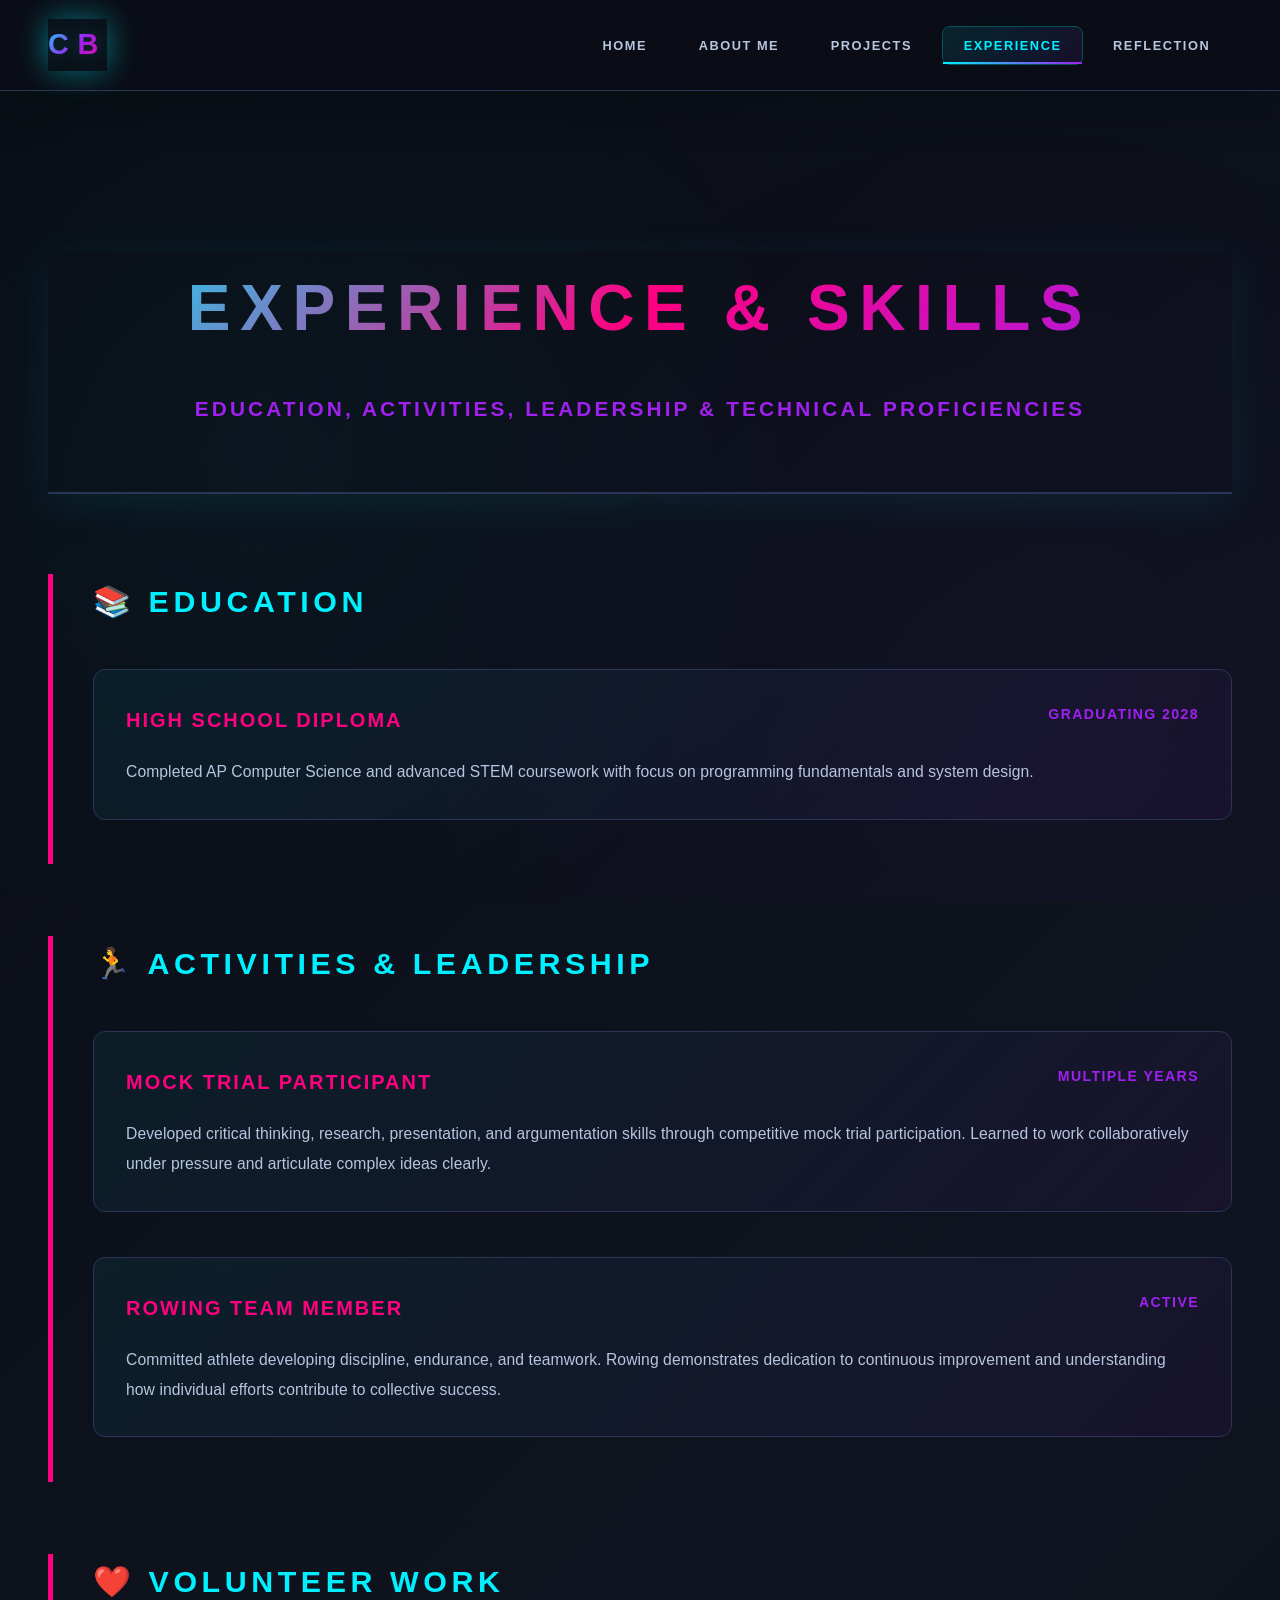
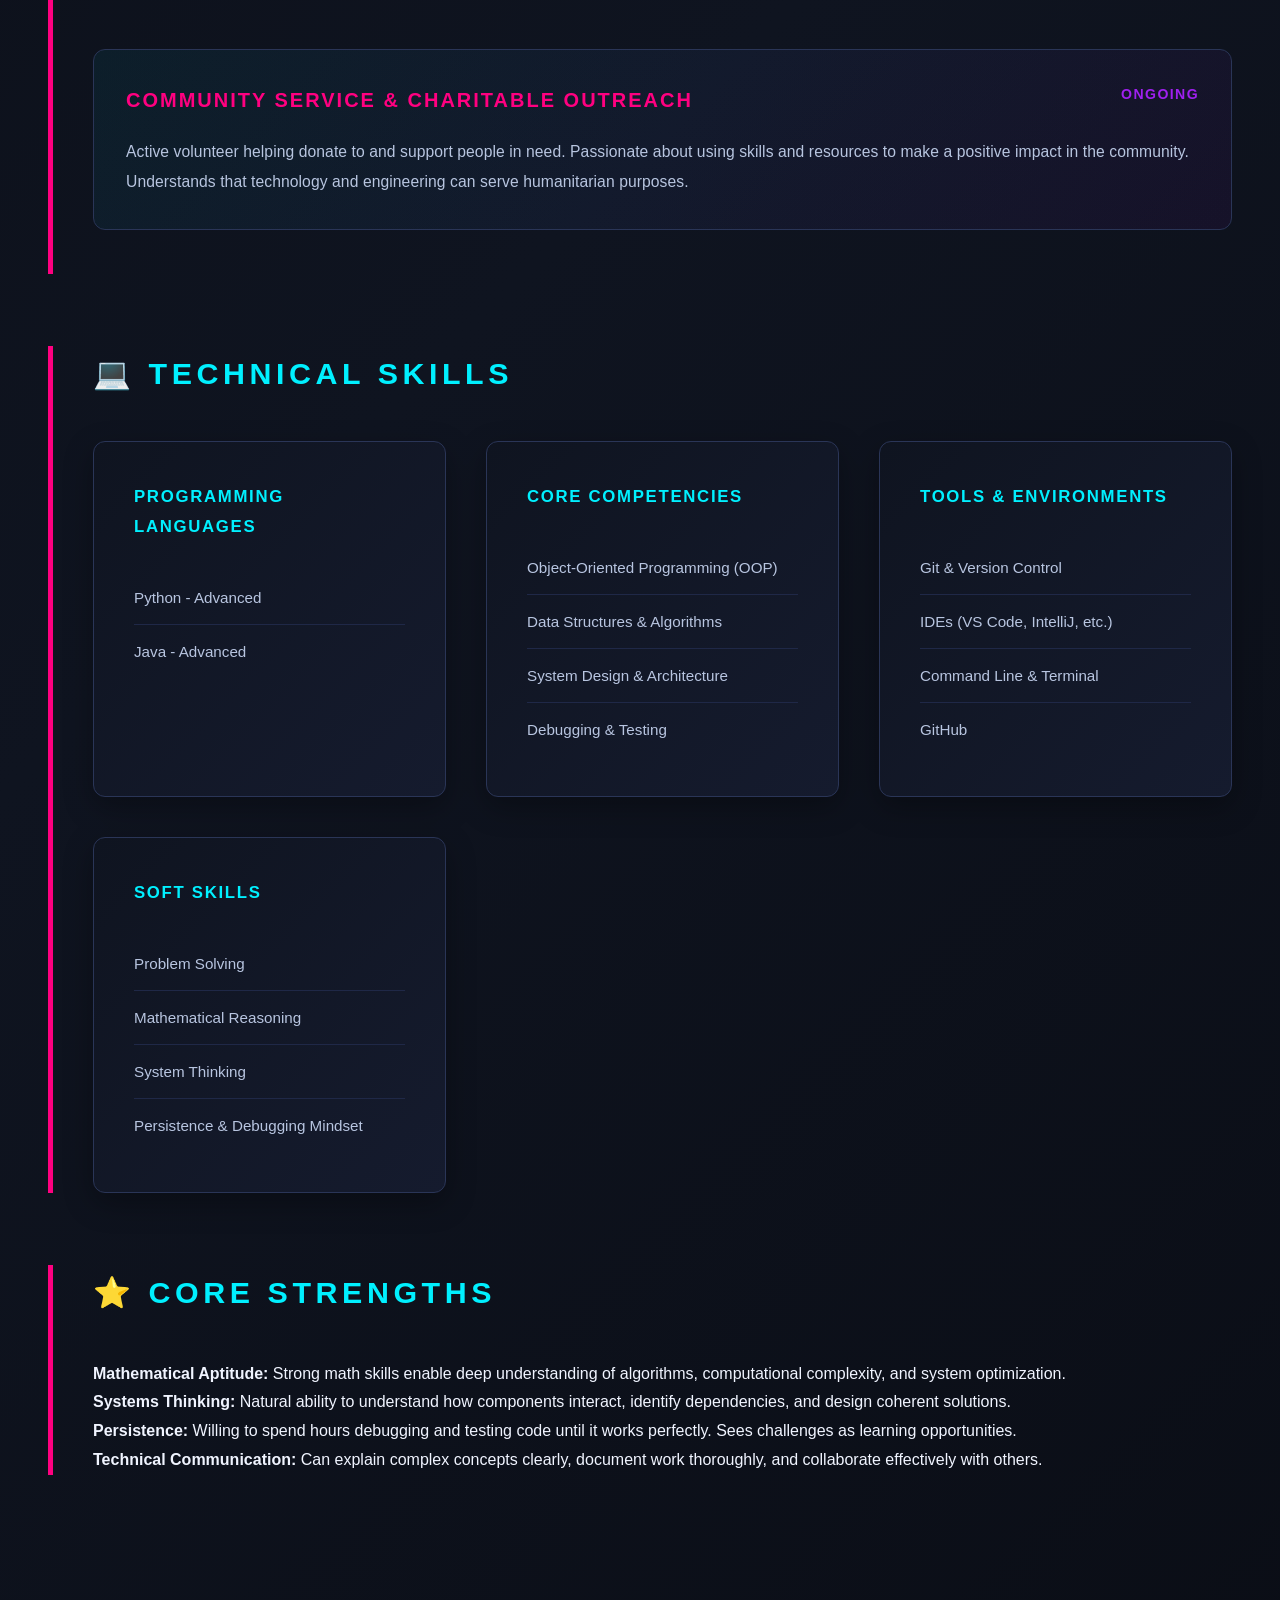
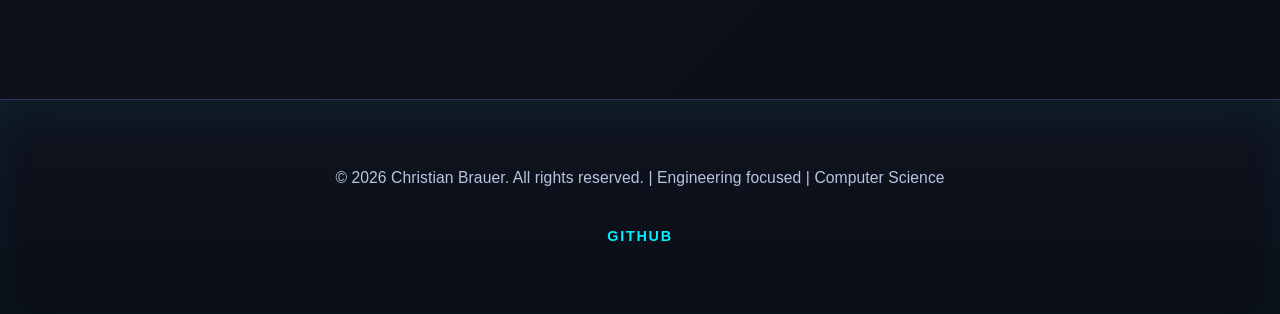
<file: resume.html>
<!DOCTYPE html>
<html lang="en">
<head>
    <meta charset="UTF-8">
    <meta name="viewport" content="width=device-width, initial-scale=1.0">
    <title>Experience & Resume - Christian Brauer</title>
    <link rel="stylesheet" href="styles.css">
</head>
<body>
    <!-- Navigation Bar -->
    <nav class="navbar">
        <div class="nav-container">
            <div class="nav-logo">CB</div>
            <ul class="nav-menu">
                <li class="nav-item"><a href="index.html" class="nav-link">HOME</a></li>
                <li class="nav-item"><a href="about.html" class="nav-link">ABOUT ME</a></li>
                <li class="nav-item"><a href="projects.html" class="nav-link">PROJECTS</a></li>
                <li class="nav-item"><a href="resume.html" class="nav-link active">EXPERIENCE</a></li>
                <li class="nav-item"><a href="reflection.html" class="nav-link">REFLECTION</a></li>
            </ul>
        </div>
    </nav>

    <!-- Resume Section -->
    <section class="page-section">
        <div class="page-header">
            <h1>EXPERIENCE & SKILLS</h1>
            <p class="page-subtitle">Education, Activities, Leadership & Technical Proficiencies</p>
        </div>

        <div class="resume-content">
            <!-- Education -->
            <div class="resume-block">
                <h2>📚 EDUCATION</h2>
                <div class="resume-item">
                    <div class="resume-item-header">
                        <h3>High School Diploma</h3>
                        <span class="resume-date">Graduating 2028</span>
                    </div>
                    <p>Completed AP Computer Science and advanced STEM coursework with focus on programming fundamentals and system design.</p>
                </div>
            </div>

            <!-- Activities & Leadership -->
            <div class="resume-block">
                <h2>🏃 ACTIVITIES & LEADERSHIP</h2>
                <div class="resume-item">
                    <div class="resume-item-header">
                        <h3>Mock Trial Participant</h3>
                        <span class="resume-date">Multiple Years</span>
                    </div>
                    <p>Developed critical thinking, research, presentation, and argumentation skills through competitive mock trial participation. Learned to work collaboratively under pressure and articulate complex ideas clearly.</p>
                </div>
                <div class="resume-item">
                    <div class="resume-item-header">
                        <h3>Rowing Team Member</h3>
                        <span class="resume-date">Active</span>
                    </div>
                    <p>Committed athlete developing discipline, endurance, and teamwork. Rowing demonstrates dedication to continuous improvement and understanding how individual efforts contribute to collective success.</p>
                </div>
            </div>

            <!-- Volunteer Work -->
            <div class="resume-block">
                <h2>❤️ VOLUNTEER WORK</h2>
                <div class="resume-item">
                    <div class="resume-item-header">
                        <h3>Community Service & Charitable Outreach</h3>
                        <span class="resume-date">Ongoing</span>
                    </div>
                    <p>Active volunteer helping donate to and support people in need. Passionate about using skills and resources to make a positive impact in the community. Understands that technology and engineering can serve humanitarian purposes.</p>
                </div>
            </div>

            <!-- Technical Skills -->
            <div class="resume-block">
                <h2>💻 TECHNICAL SKILLS</h2>
                <div class="skills-grid">
                    <div class="skill-category">
                        <h3>Programming Languages</h3>
                        <ul>
                            <li>Python - Advanced</li>
                            <li>Java - Advanced</li>
                        </ul>
                    </div>
                    <div class="skill-category">
                        <h3>Core Competencies</h3>
                        <ul>
                            <li>Object-Oriented Programming (OOP)</li>
                            <li>Data Structures & Algorithms</li>
                            <li>System Design & Architecture</li>
                            <li>Debugging & Testing</li>
                        </ul>
                    </div>
                    <div class="skill-category">
                        <h3>Tools & Environments</h3>
                        <ul>
                            <li>Git & Version Control</li>
                            <li>IDEs (VS Code, IntelliJ, etc.)</li>
                            <li>Command Line & Terminal</li>
                            <li>GitHub</li>
                        </ul>
                    </div>
                    <div class="skill-category">
                        <h3>Soft Skills</h3>
                        <ul>
                            <li>Problem Solving</li>
                            <li>Mathematical Reasoning</li>
                            <li>System Thinking</li>
                            <li>Persistence & Debugging Mindset</li>
                        </ul>
                    </div>
                </div>
            </div>

            <!-- Core Strengths -->
            <div class="resume-block">
                <h2>⭐ CORE STRENGTHS</h2>
                <p><strong>Mathematical Aptitude:</strong> Strong math skills enable deep understanding of algorithms, computational complexity, and system optimization.</p>
                <p><strong>Systems Thinking:</strong> Natural ability to understand how components interact, identify dependencies, and design coherent solutions.</p>
                <p><strong>Persistence:</strong> Willing to spend hours debugging and testing code until it works perfectly. Sees challenges as learning opportunities.</p>
                <p><strong>Technical Communication:</strong> Can explain complex concepts clearly, document work thoroughly, and collaborate effectively with others.</p>
            </div>
        </div>
    </section>

    <!-- Footer -->
    <footer class="footer">
        <p>&copy; 2026 Christian Brauer. All rights reserved. | Engineering focused | Computer Science</p>
        <div class="footer-links">
            <a href="https://github.com/cb1060" target="_blank">GitHub</a>
        </div>
    </footer>
</body>
</html>
</file>
<file: styles.css>
/* ==============================================================================
   CHRISTIAN BRAUER - PORTFOLIO
   Ultra Dark + Maximalistic + Sleek
   Premium Technical Aesthetic with Advanced Animations
============================================================================== */

/* ROOT VARIABLES - ENHANCED DARK PALETTE */
:root {
    --primary-bg: #0a0d15;
    --secondary-bg: #0f1420;
    --tertiary-bg: #151b2e;
    --quaternary-bg: #1a2140;
    --accent-primary: #00f0ff;
    --accent-secondary: #ff0080;
    --accent-tertiary: #a020f0;
    --accent-quaternary: #00ff88;
    --text-primary: #f0f4ff;
    --text-secondary: #b8c5e0;
    --text-tertiary: #7a8aad;
    --border-color: #1f2847;
    --border-light: #2a3557;
    --transition: all 0.35s cubic-bezier(0.4, 0, 0.2, 1);
    --glow-primary: 0 0 30px rgba(0, 240, 255, 0.4);
    --glow-secondary: 0 0 30px rgba(255, 0, 128, 0.35);
    --glow-tertiary: 0 0 30px rgba(160, 32, 240, 0.3);
    --glow-quaternary: 0 0 30px rgba(0, 255, 136, 0.25);
}

/* GLOBAL STYLES */
* {
    margin: 0;
    padding: 0;
    box-sizing: border-box;
}

html {
    scroll-behavior: smooth;
    scroll-padding-top: 80px;
}

body {
    font-family: 'Segoe UI', -apple-system, BlinkMacSystemFont, sans-serif;
    background: linear-gradient(135deg, var(--primary-bg) 0%, var(--secondary-bg) 50%, var(--primary-bg) 100%);
    color: var(--text-primary);
    line-height: 1.8;
    overflow-x: hidden;
    min-height: 100vh;
    position: relative;
}

body::before {
    content: '';
    position: fixed;
    top: 0;
    left: 0;
    right: 0;
    bottom: 0;
    background: radial-gradient(circle at 20% 50%, rgba(0, 240, 255, 0.03) 0%, transparent 50%),
                radial-gradient(circle at 80% 80%, rgba(160, 32, 240, 0.03) 0%, transparent 50%);
    pointer-events: none;
    z-index: -1;
}

/* ==============================================================================
   NAVIGATION BAR - PREMIUM SLEEK DESIGN
============================================================================== */
.navbar {
    position: sticky;
    top: 0;
    z-index: 1000;
    background: linear-gradient(180deg, var(--primary-bg) 0%, rgba(10, 13, 21, 0.98) 100%);
    border-bottom: 1px solid var(--border-light);
    box-shadow: 0 10px 40px rgba(0, 0, 0, 0.5), 0 0 40px rgba(0, 240, 255, 0.08);
    backdrop-filter: blur(15px);
    -webkit-backdrop-filter: blur(15px);
}

.nav-container {
    max-width: 1600px;
    margin: 0 auto;
    padding: 1.2rem 3rem;
    display: flex;
    justify-content: space-between;
    align-items: center;
}

.nav-logo {
    font-size: 1.8rem;
    font-weight: 900;
    letter-spacing: 0.3em;
    text-transform: uppercase;
    background: linear-gradient(135deg, var(--accent-primary) 0%, var(--accent-tertiary) 50%, var(--accent-secondary) 100%);
    -webkit-background-clip: text;
    -webkit-text-fill-color: transparent;
    background-clip: text;
    box-shadow: var(--glow-primary);
    filter: drop-shadow(0 0 10px rgba(0, 240, 255, 0.3));
}

.nav-menu {
    display: flex;
    list-style: none;
    gap: 0.5rem;
}

.nav-link {
    text-decoration: none;
    color: var(--text-secondary);
    font-weight: 600;
    text-transform: uppercase;
    letter-spacing: 0.12em;
    font-size: 0.8rem;
    position: relative;
    transition: var(--transition);
    padding: 0.7rem 1.3rem;
    border: 1px solid transparent;
    border-radius: 8px;
}

.nav-link::before {
    content: '';
    position: absolute;
    bottom: 0;
    left: 0;
    width: 0;
    height: 2px;
    background: linear-gradient(90deg, var(--accent-primary), var(--accent-tertiary));
    transition: var(--transition);
}

.nav-link::after {
    content: '';
    position: absolute;
    inset: 0;
    background: linear-gradient(135deg, rgba(0, 240, 255, 0.1), rgba(160, 32, 240, 0.1));
    opacity: 0;
    border-radius: 8px;
    transition: var(--transition);
    z-index: -1;
}

.nav-link:hover,
.nav-link.active {
    color: var(--accent-primary);
    text-shadow: var(--glow-primary);
    border-color: rgba(0, 240, 255, 0.3);
}

.nav-link:hover::before,
.nav-link.active::before {
    width: 100%;
}

.nav-link:hover::after,
.nav-link.active::after {
    opacity: 1;
}

/* ==============================================================================
   HERO SECTION - PREMIUM MAXIMALISTIC
============================================================================== */
.hero {
    min-height: 100vh;
    display: flex;
    align-items: center;
    justify-content: center;
    background: linear-gradient(
        135deg,
        var(--primary-bg) 0%,
        var(--tertiary-bg) 25%,
        var(--quaternary-bg) 50%,
        var(--tertiary-bg) 75%,
        var(--primary-bg) 100%
    );
    position: relative;
    overflow: hidden;
    padding: 6rem 2rem;
}

.hero::before {
    content: '';
    position: absolute;
    top: -30%;
    right: -20%;
    width: 800px;
    height: 800px;
    background: radial-gradient(circle, rgba(0, 240, 255, 0.15) 0%, transparent 70%);
    animation: float-slow 8s ease-in-out infinite;
    filter: blur(40px);
}

.hero::after {
    content: '';
    position: absolute;
    bottom: -30%;
    left: -20%;
    width: 700px;
    height: 700px;
    background: radial-gradient(circle, rgba(160, 32, 240, 0.12) 0%, transparent 70%);
    animation: float-slow-reverse 10s ease-in-out infinite;
    filter: blur(40px);
}

.hero-content {
    max-width: 1600px;
    width: 100%;
    display: grid;
    grid-template-columns: 1fr 1fr;
    gap: 5rem;
    align-items: center;
    position: relative;
    z-index: 1;
}

.hero-text {
    animation: slide-in-left 0.8s ease-out;
}

.hero-title {
    font-size: clamp(2.8rem, 7vw, 5.5rem);
    font-weight: 900;
    letter-spacing: 0.02em;
    line-height: 1.15;
    margin-bottom: 1.5rem;
    background: linear-gradient(135deg, var(--accent-primary) 0%, var(--accent-tertiary) 40%, var(--accent-secondary) 70%, var(--accent-primary) 100%);
    -webkit-background-clip: text;
    -webkit-text-fill-color: transparent;
    background-clip: text;
    filter: drop-shadow(0 0 20px rgba(0, 240, 255, 0.3));
    text-shadow: 0 0 30px rgba(0, 240, 255, 0.2);
}

.hero-subtitle {
    font-size: 1.4rem;
    color: var(--accent-primary);
    text-transform: uppercase;
    letter-spacing: 0.18em;
    margin-bottom: 1.5rem;
    font-weight: 700;
    animation: fade-in 1s ease-out 0.2s both;
}

.hero-description {
    font-size: 1.05rem;
    color: var(--text-secondary);
    margin-bottom: 3rem;
    max-width: 550px;
    line-height: 1.95;
    animation: fade-in 1s ease-out 0.4s both;
    letter-spacing: 0.005em;
}

.cta-buttons {
    display: flex;
    gap: 1.5rem;
    animation: fade-in 1s ease-out 0.6s both;
    flex-wrap: wrap;
}

.cta-primary,
.cta-secondary {
    padding: 1.1rem 3rem;
    font-size: 0.95rem;
    font-weight: 700;
    text-transform: uppercase;
    letter-spacing: 0.15em;
    border: 2px solid;
    border-radius: 12px;
    cursor: pointer;
    text-decoration: none;
    display: inline-flex;
    align-items: center;
    justify-content: center;
    transition: var(--transition);
    position: relative;
    overflow: hidden;
    font-family: inherit;
}

.cta-primary {
    background: linear-gradient(135deg, var(--accent-primary) 0%, var(--accent-tertiary) 100%);
    color: var(--primary-bg);
    border-color: var(--accent-primary);
    box-shadow: 0 0 40px rgba(0, 240, 255, 0.4), inset 0 0 20px rgba(255, 255, 255, 0.1);
}

.cta-primary:hover {
    transform: translateY(-4px);
    box-shadow: 0 15px 50px rgba(0, 240, 255, 0.5), inset 0 0 30px rgba(255, 255, 255, 0.2);
    letter-spacing: 0.2em;
}

.cta-secondary {
    background: transparent;
    color: var(--accent-primary);
    border-color: var(--accent-primary);
    box-shadow: inset 0 0 30px rgba(0, 240, 255, 0.1), 0 0 30px rgba(0, 240, 255, 0.2);
}

.cta-secondary:hover {
    background: rgba(0, 240, 255, 0.08);
    transform: translateY(-4px);
    box-shadow: inset 0 0 40px rgba(0, 240, 255, 0.2), 0 0 40px rgba(0, 240, 255, 0.4);
}

/* Hero Visual */
.hero-visual {
    position: relative;
    height: 550px;
    display: flex;
    align-items: center;
    justify-content: center;
    animation: slide-in-right 0.8s ease-out;
}

.animated-grid {
    position: absolute;
    width: 420px;
    height: 420px;
    border: 2px solid var(--accent-primary);
    background: linear-gradient(45deg, rgba(0, 240, 255, 0.08) 25%, transparent 25%),
                linear-gradient(-45deg, rgba(0, 240, 255, 0.08) 25%, transparent 25%),
                linear-gradient(45deg, transparent 75%, rgba(0, 240, 255, 0.08) 75%),
                linear-gradient(-45deg, transparent 75%, rgba(0, 240, 255, 0.08) 75%);
    background-size: 50px 50px;
    background-position: 0 0, 0 25px, 25px -25px, -25px 0;
    box-shadow: var(--glow-primary), inset var(--glow-primary);
    animation: rotate-smooth 25s linear infinite;
    border-radius: 20px;
}

.pulse-circle {
    position: absolute;
    width: 320px;
    height: 320px;
    border: 2px solid var(--accent-secondary);
    border-radius: 50%;
    box-shadow: var(--glow-secondary), inset var(--glow-secondary), 0 0 60px rgba(255, 0, 128, 0.2);
    animation: pulse-scale 3.5s ease-in-out infinite;
}

/* ==============================================================================
   HIGHLIGHTS SECTION - PREMIUM CARDS
============================================================================== */
.highlights {
    max-width: 1600px;
    margin: 8rem auto;
    padding: 6rem 3rem;
    position: relative;
}

.highlights h2 {
    font-size: 2.8rem;
    text-align: center;
    margin-bottom: 5rem;
    text-transform: uppercase;
    letter-spacing: 0.2em;
    background: linear-gradient(135deg, var(--accent-primary), var(--accent-tertiary), var(--accent-secondary));
    -webkit-background-clip: text;
    -webkit-text-fill-color: transparent;
    background-clip: text;
    font-weight: 900;
}

.highlights-grid {
    display: grid;
    grid-template-columns: repeat(auto-fit, minmax(280px, 1fr));
    gap: 2.5rem;
}

.highlight-card {
    background: linear-gradient(135deg, var(--secondary-bg) 0%, var(--tertiary-bg) 100%);
    border: 1.5px solid var(--border-light);
    padding: 3rem 2.5rem;
    border-radius: 16px;
    transition: var(--transition);
    position: relative;
    overflow: hidden;
    box-shadow: 0 10px 30px rgba(0, 0, 0, 0.3);
}

.highlight-card::before {
    content: '';
    position: absolute;
    top: 0;
    left: 0;
    right: 0;
    bottom: 0;
    background: linear-gradient(135deg, rgba(0, 240, 255, 0.08) 0%, transparent 100%);
    opacity: 0;
    transition: var(--transition);
}

.highlight-card::after {
    content: '';
    position: absolute;
    top: -100%;
    right: -100%;
    width: 200%;
    height: 200%;
    background: radial-gradient(circle, rgba(0, 240, 255, 0.1) 0%, transparent 70%);
    opacity: 0;
    transition: var(--transition);
}

.highlight-card:hover {
    border-color: var(--accent-primary);
    box-shadow: var(--glow-primary), inset 0 0 30px rgba(0, 240, 255, 0.08), 0 15px 40px rgba(0, 0, 0, 0.4);
    transform: translateY(-8px);
}

.highlight-card:hover::before {
    opacity: 1;
}

.highlight-card:hover::after {
    top: 50%;
    right: 50%;
    opacity: 1;
}

.highlight-card > * {
    position: relative;
    z-index: 1;
}

.highlight-icon {
    font-size: 3.5rem;
    margin-bottom: 1.5rem;
    display: block;
    animation: bounce-smooth 2.5s ease-in-out infinite;
}

.highlight-card h3 {
    font-size: 1.35rem;
    margin-bottom: 1.2rem;
    color: var(--accent-primary);
    text-transform: uppercase;
    letter-spacing: 0.15em;
    font-weight: 800;
}

.highlight-card p {
    color: var(--text-secondary);
    font-size: 0.98rem;
    line-height: 1.8;
    letter-spacing: 0.005em;
}

/* ==============================================================================
   QUICK STATS SECTION
============================================================================== */
.quick-stats {
    max-width: 1600px;
    margin: 8rem auto;
    padding: 6rem 3rem;
    text-align: center;
}

.quick-stats h2 {
    font-size: 2.8rem;
    text-align: center;
    margin-bottom: 5rem;
    text-transform: uppercase;
    letter-spacing: 0.2em;
    background: linear-gradient(135deg, var(--accent-primary), var(--accent-tertiary), var(--accent-secondary));
    -webkit-background-clip: text;
    -webkit-text-fill-color: transparent;
    background-clip: text;
    font-weight: 900;
}

.stats-grid {
    display: grid;
    grid-template-columns: repeat(auto-fit, minmax(250px, 1fr));
    gap: 2.5rem;
}

.stat-card {
    background: linear-gradient(135deg, var(--secondary-bg) 0%, var(--tertiary-bg) 100%);
    border: 1.5px solid var(--border-light);
    padding: 3rem 2.5rem;
    border-radius: 16px;
    transition: var(--transition);
    position: relative;
    overflow: hidden;
    box-shadow: 0 10px 30px rgba(0, 0, 0, 0.3);
}

.stat-card::before {
    content: '';
    position: absolute;
    top: 0;
    left: 0;
    right: 0;
    bottom: 0;
    background: linear-gradient(135deg, rgba(0, 240, 255, 0.08) 0%, transparent 100%);
    opacity: 0;
    transition: var(--transition);
}

.stat-card:hover {
    border-color: var(--accent-primary);
    box-shadow: var(--glow-primary), inset 0 0 30px rgba(0, 240, 255, 0.08), 0 15px 40px rgba(0, 0, 0, 0.4);
    transform: translateY(-8px);
}

.stat-card:hover::before {
    opacity: 1;
}

.stat-card > * {
    position: relative;
    z-index: 1;
}

.stat-number {
    font-size: 3.5rem;
    font-weight: 900;
    background: linear-gradient(135deg, var(--accent-primary), var(--accent-secondary));
    -webkit-background-clip: text;
    -webkit-text-fill-color: transparent;
    background-clip: text;
    margin-bottom: 0.5rem;
}

.stat-label {
    font-size: 1.2rem;
    color: var(--accent-tertiary);
    text-transform: uppercase;
    letter-spacing: 0.15em;
    font-weight: 800;
    margin-bottom: 0.8rem;
}

.stat-card p {
    color: var(--text-secondary);
    font-size: 0.95rem;
}

/* ==============================================================================
   FEATURED PROJECTS SECTION
============================================================================== */
.featured-projects {
    max-width: 1600px;
    margin: 8rem auto;
    padding: 6rem 3rem;
}

.featured-projects h2 {
    font-size: 2.8rem;
    text-align: center;
    margin-bottom: 5rem;
    text-transform: uppercase;
    letter-spacing: 0.2em;
    background: linear-gradient(135deg, var(--accent-primary), var(--accent-tertiary), var(--accent-secondary));
    -webkit-background-clip: text;
    -webkit-text-fill-color: transparent;
    background-clip: text;
    font-weight: 900;
}

.featured-grid {
    display: grid;
    grid-template-columns: repeat(auto-fit, minmax(320px, 1fr));
    gap: 2.5rem;
    margin-bottom: 3rem;
}

.featured-card {
    background: linear-gradient(135deg, var(--secondary-bg) 0%, var(--tertiary-bg) 100%);
    border: 1.5px solid var(--border-light);
    padding: 2.8rem;
    border-radius: 16px;
    transition: var(--transition);
    position: relative;
    overflow: hidden;
    display: flex;
    flex-direction: column;
    box-shadow: 0 10px 30px rgba(0, 0, 0, 0.3);
}

.featured-card::before {
    content: '';
    position: absolute;
    top: -100%;
    right: -100%;
    width: 300px;
    height: 300px;
    background: radial-gradient(circle, rgba(0, 240, 255, 0.15) 0%, transparent 70%);
    transition: var(--transition);
    opacity: 0;
    filter: blur(50px);
}

.featured-card:hover {
    border-color: var(--accent-primary);
    box-shadow: var(--glow-primary), inset 0 0 30px rgba(0, 240, 255, 0.08), 0 15px 40px rgba(0, 0, 0, 0.4);
    transform: translateY(-8px);
}

.featured-card:hover::before {
    top: 50%;
    right: 50%;
    opacity: 1;
}

.featured-card > * {
    position: relative;
    z-index: 1;
}

.featured-header {
    display: flex;
    justify-content: space-between;
    align-items: flex-start;
    margin-bottom: 1.5rem;
    padding-bottom: 1.5rem;
    border-bottom: 2px solid var(--accent-secondary);
    gap: 1rem;
}

.featured-header h3 {
    font-size: 1.4rem;
    color: var(--accent-primary);
    text-transform: uppercase;
    letter-spacing: 0.15em;
    font-weight: 800;
}

.featured-tag {
    background: linear-gradient(135deg, var(--accent-secondary), var(--accent-tertiary));
    color: var(--primary-bg);
    padding: 0.5rem 1.2rem;
    font-weight: 700;
    text-transform: uppercase;
    letter-spacing: 0.1em;
    font-size: 0.8rem;
    border-radius: 8px;
    white-space: nowrap;
    box-shadow: 0 0 15px rgba(255, 0, 128, 0.3);
}

.featured-card p {
    color: var(--text-secondary);
    font-size: 0.98rem;
    line-height: 1.8;
    margin-bottom: 2rem;
    flex-grow: 1;
}

.featured-footer {
    display: flex;
    align-items: center;
}

.featured-link {
    color: var(--accent-primary);
    text-decoration: none;
    font-weight: 700;
    text-transform: uppercase;
    letter-spacing: 0.1em;
    font-size: 0.85rem;
    transition: var(--transition);
    position: relative;
}

.featured-link::after {
    content: '';
    position: absolute;
    bottom: -4px;
    left: 0;
    width: 0;
    height: 2px;
    background: linear-gradient(90deg, var(--accent-primary), var(--accent-tertiary));
    transition: var(--transition);
}

.featured-link:hover {
    color: var(--accent-tertiary);
    text-shadow: var(--glow-primary);
}

.featured-link:hover::after {
    width: 100%;
}

.view-all-cta {
    display: flex;
    justify-content: center;
    margin-top: 3rem;
}

/* ==============================================================================
   FINAL CTA SECTION
============================================================================== */
.final-cta {
    max-width: 1600px;
    margin: 8rem auto;
    padding: 6rem 3rem;
    text-align: center;
    border: 2px solid var(--border-light);
    border-radius: 16px;
    background: linear-gradient(135deg, rgba(0, 240, 255, 0.04) 0%, rgba(160, 32, 240, 0.04) 100%);
    box-shadow: 0 10px 40px rgba(0, 0, 0, 0.3), inset 0 0 40px rgba(0, 240, 255, 0.06);
}

.final-cta h2 {
    font-size: 2.5rem;
    margin-bottom: 1.5rem;
    text-transform: uppercase;
    letter-spacing: 0.15em;
    background: linear-gradient(135deg, var(--accent-primary), var(--accent-secondary));
    -webkit-background-clip: text;
    -webkit-text-fill-color: transparent;
    background-clip: text;
    font-weight: 900;
}

.final-cta p {
    font-size: 1.1rem;
    color: var(--text-secondary);
    max-width: 700px;
    margin: 0 auto 3rem;
    line-height: 1.95;
    letter-spacing: 0.005em;
}

.cta-buttons-large {
    display: flex;
    justify-content: center;
    gap: 2rem;
    flex-wrap: wrap;
}

.cta-buttons-large .cta-primary,
.cta-buttons-large .cta-secondary {
    padding: 1.2rem 3.5rem;
    font-size: 1rem;
}

/* ==============================================================================
   PAGE STRUCTURE - SLEEK & CLEAN
============================================================================== */
.page-section {
    max-width: 1600px;
    margin: 4rem auto;
    padding: 6rem 3rem;
    min-height: 80vh;
}

.page-header {
    text-align: center;
    margin-bottom: 5rem;
    padding-bottom: 4rem;
    border-bottom: 2px solid var(--border-light);
    box-shadow: 0 10px 40px rgba(0, 240, 255, 0.08);
    animation: fade-in 0.8s ease-out;
}

.page-header h1 {
    font-size: clamp(2.2rem, 5vw, 4rem);
    text-transform: uppercase;
    letter-spacing: 0.15em;
    margin-bottom: 1.5rem;
    background: linear-gradient(135deg, var(--accent-primary), var(--accent-secondary), var(--accent-tertiary));
    -webkit-background-clip: text;
    -webkit-text-fill-color: transparent;
    background-clip: text;
    font-weight: 900;
}

.page-subtitle {
    font-size: 1.3rem;
    color: var(--accent-tertiary);
    text-transform: uppercase;
    letter-spacing: 0.15em;
    font-weight: 700;
}

/* ==============================================================================
   ABOUT PAGE - MAXIMALISTIC CARDS
============================================================================== */
.about-content {
    display: grid;
    gap: 4rem;
}

.about-text h2 {
    font-size: 2rem;
    margin-top: 3rem;
    margin-bottom: 1.8rem;
    color: var(--accent-primary);
    text-transform: uppercase;
    letter-spacing: 0.15em;
    border-left: 5px solid var(--accent-secondary);
    padding-left: 2rem;
    font-weight: 800;
}

.about-text h2:first-of-type {
    margin-top: 0;
}

.about-text p {
    font-size: 1.08rem;
    color: var(--text-secondary);
    margin-bottom: 1.8rem;
    line-height: 2;
    letter-spacing: 0.005em;
}

.passion-items {
    display: grid;
    grid-template-columns: repeat(auto-fit, minmax(300px, 1fr));
    gap: 2.5rem;
    margin: 3rem 0;
}

.passion-item {
    background: linear-gradient(135deg, var(--secondary-bg) 0%, var(--tertiary-bg) 100%);
    border: 1.5px solid var(--accent-tertiary);
    padding: 2.5rem;
    border-radius: 16px;
    transition: var(--transition);
    position: relative;
    overflow: hidden;
    box-shadow: 0 10px 30px rgba(0, 0, 0, 0.3);
}

.passion-item::before {
    content: '';
    position: absolute;
    top: -100%;
    left: 0;
    width: 100%;
    height: 100%;
    background: linear-gradient(135deg, rgba(160, 32, 240, 0.1), transparent);
    transition: var(--transition);
}

.passion-item:hover {
    border-color: var(--accent-primary);
    box-shadow: var(--glow-primary), 0 15px 40px rgba(0, 0, 0, 0.4);
    transform: translateY(-8px);
}

.passion-item:hover::before {
    top: 0;
}

.passion-item > * {
    position: relative;
    z-index: 1;
}

.passion-item h3 {
    font-size: 1.4rem;
    margin-bottom: 1rem;
    color: var(--accent-secondary);
    font-weight: 800;
}

.passion-item p {
    color: var(--text-secondary);
    font-size: 0.98rem;
    line-height: 1.8;
}

/* ==============================================================================
   PROJECTS PAGE - ADVANCED CARDS
============================================================================== */
.projects-grid {
    display: grid;
    gap: 3.5rem;
}

.project-card {
    background: linear-gradient(135deg, var(--secondary-bg) 0%, var(--tertiary-bg) 100%);
    border: 1.5px solid var(--border-light);
    padding: 3.5rem;
    position: relative;
    overflow: hidden;
    transition: var(--transition);
    border-radius: 16px;
    box-shadow: 0 10px 40px rgba(0, 0, 0, 0.3);
}

.project-card::before {
    content: '';
    position: absolute;
    top: -50%;
    right: -50%;
    width: 400px;
    height: 400px;
    background: radial-gradient(circle, rgba(0, 240, 255, 0.15) 0%, transparent 70%);
    transition: var(--transition);
    opacity: 0;
    filter: blur(50px);
}

.project-card:hover {
    border-color: var(--accent-primary);
    box-shadow: var(--glow-primary), inset 0 0 40px rgba(0, 240, 255, 0.08), 0 20px 50px rgba(0, 0, 0, 0.4);
    transform: translateY(-8px);
}

.project-card:hover::before {
    top: 0;
    right: 0;
    opacity: 1;
}

.project-card > * {
    position: relative;
    z-index: 1;
}

.project-header {
    display: flex;
    justify-content: space-between;
    align-items: flex-start;
    margin-bottom: 2rem;
    padding-bottom: 2rem;
    border-bottom: 2px solid var(--accent-secondary);
    gap: 2rem;
}

.project-header h2 {
    font-size: 1.8rem;
    color: var(--accent-primary);
    text-transform: uppercase;
    letter-spacing: 0.15em;
    flex: 1;
    font-weight: 800;
}

.project-tag {
    background: linear-gradient(135deg, var(--accent-secondary), var(--accent-tertiary));
    color: var(--primary-bg);
    padding: 0.6rem 1.8rem;
    font-weight: 800;
    text-transform: uppercase;
    letter-spacing: 0.12em;
    font-size: 0.82rem;
    border-radius: 12px;
    white-space: nowrap;
    box-shadow: 0 0 20px rgba(255, 0, 128, 0.3);
}

.project-description {
    color: var(--text-secondary);
    font-size: 1.08rem;
    margin-bottom: 2.5rem;
    line-height: 1.95;
    letter-spacing: 0.005em;
}

.project-details h3 {
    color: var(--accent-tertiary);
    text-transform: uppercase;
    letter-spacing: 0.15em;
    margin: 2.5rem 0 1.5rem 0;
    font-size: 1.15rem;
    font-weight: 800;
}

.project-details ul {
    margin-left: 2rem;
    margin-bottom: 1.5rem;
}

.project-details li {
    color: var(--text-secondary);
    margin-bottom: 1.2rem;
    line-height: 1.9;
    font-size: 0.98rem;
}

.project-details strong {
    color: var(--accent-primary);
    font-weight: 700;
}

/* ==============================================================================
   RESUME PAGE - ELEGANT SECTIONS
============================================================================== */
.resume-content {
    display: grid;
    gap: 4.5rem;
}

.resume-block {
    border-left: 5px solid var(--accent-secondary);
    padding-left: 2.5rem;
    animation: slide-in-left 0.8s ease-out;
}

.resume-block h2 {
    font-size: 1.9rem;
    margin-bottom: 2.5rem;
    color: var(--accent-primary);
    text-transform: uppercase;
    letter-spacing: 0.15em;
    font-weight: 800;
}

.resume-item {
    margin-bottom: 2.8rem;
    padding: 2rem;
    background: linear-gradient(135deg, rgba(0, 240, 255, 0.06) 0%, rgba(160, 32, 240, 0.06) 100%);
    border: 1.5px solid var(--border-light);
    transition: var(--transition);
    border-radius: 12px;
}

.resume-item:hover {
    border-color: var(--accent-primary);
    box-shadow: var(--glow-primary), 0 10px 30px rgba(0, 0, 0, 0.3);
    transform: translateX(5px);
}

.resume-item-header {
    display: flex;
    justify-content: space-between;
    align-items: flex-start;
    margin-bottom: 1.2rem;
    gap: 1rem;
}

.resume-item h3 {
    font-size: 1.25rem;
    color: var(--accent-secondary);
    text-transform: uppercase;
    letter-spacing: 0.1em;
    font-weight: 800;
}

.resume-date {
    color: var(--accent-tertiary);
    font-weight: 700;
    text-transform: uppercase;
    letter-spacing: 0.1em;
    font-size: 0.88rem;
    white-space: nowrap;
}

.resume-item p {
    color: var(--text-secondary);
    line-height: 1.9;
    font-size: 0.98rem;
    letter-spacing: 0.005em;
}

.skills-grid {
    display: grid;
    grid-template-columns: repeat(auto-fit, minmax(280px, 1fr));
    gap: 2.5rem;
    margin-top: 2.5rem;
}

.skill-category {
    background: linear-gradient(135deg, var(--secondary-bg) 0%, var(--tertiary-bg) 100%);
    border: 1.5px solid var(--border-light);
    padding: 2.5rem;
    transition: var(--transition);
    border-radius: 12px;
    box-shadow: 0 10px 30px rgba(0, 0, 0, 0.3);
}

.skill-category:hover {
    border-color: var(--accent-primary);
    box-shadow: var(--glow-primary), 0 15px 40px rgba(0, 0, 0, 0.4);
    transform: translateY(-6px);
}

.skill-category h3 {
    color: var(--accent-primary);
    margin-bottom: 1.8rem;
    text-transform: uppercase;
    letter-spacing: 0.1em;
    font-size: 1.05rem;
    font-weight: 800;
}

.skill-category ul {
    list-style: none;
}

.skill-category li {
    color: var(--text-secondary);
    padding: 0.8rem 0;
    border-bottom: 1px solid var(--border-color);
    font-size: 0.95rem;
    transition: var(--transition);
}

.skill-category li:hover {
    color: var(--accent-primary);
    padding-left: 0.5rem;
}

.skill-category li:last-child {
    border-bottom: none;
}

/* ==============================================================================
   REFLECTION PAGE - PREMIUM TYPOGRAPHY
============================================================================== */
.reflection-content {
    max-width: 950px;
    margin: 0 auto;
}

.reflection-text {
    background: linear-gradient(135deg, rgba(0, 240, 255, 0.04) 0%, rgba(160, 32, 240, 0.04) 100%);
    border: 1.5px solid var(--border-light);
    padding: 4.5rem;
    border-radius: 16px;
    line-height: 2.1;
    box-shadow: 0 15px 50px rgba(0, 0, 0, 0.3);
}

.reflection-text p {
    color: var(--text-secondary);
    font-size: 1.08rem;
    margin-bottom: 2.2rem;
    text-align: justify;
    letter-spacing: 0.008em;
}

.reflection-text h2 {
    font-size: 1.8rem;
    color: var(--accent-primary);
    margin-top: 3.5rem;
    margin-bottom: 1.8rem;
    text-transform: uppercase;
    letter-spacing: 0.15em;
    border-bottom: 3px solid var(--accent-secondary);
    padding-bottom: 1.2rem;
    font-weight: 800;
}

.reflection-text h2:first-of-type {
    margin-top: 0;
}

/* ==============================================================================
   FOOTER - MINIMALIST ELEGANT
============================================================================== */
.footer {
    background: linear-gradient(180deg, var(--secondary-bg) 0%, var(--primary-bg) 100%);
    border-top: 1.5px solid var(--border-light);
    padding: 4rem 3rem;
    text-align: center;
    margin-top: 8rem;
    box-shadow: inset 0 10px 40px rgba(0, 240, 255, 0.06);
}

.footer p {
    color: var(--text-secondary);
    margin-bottom: 2rem;
    font-size: 0.98rem;
    letter-spacing: 0.005em;
}

.footer-links {
    display: flex;
    justify-content: center;
    gap: 3rem;
}

.footer-links a {
    color: var(--accent-primary);
    text-decoration: none;
    font-weight: 700;
    text-transform: uppercase;
    letter-spacing: 0.12em;
    transition: var(--transition);
    position: relative;
    font-size: 0.9rem;
}

.footer-links a::after {
    content: '';
    position: absolute;
    bottom: -5px;
    left: 0;
    width: 0;
    height: 2px;
    background: linear-gradient(90deg, var(--accent-secondary), var(--accent-tertiary));
    transition: var(--transition);
}

.footer-links a:hover {
    color: var(--accent-secondary);
    text-shadow: var(--glow-secondary);
}

.footer-links a:hover::after {
    width: 100%;
}

/* ==============================================================================
   ANIMATIONS - SMOOTH & ELEGANT
============================================================================== */
@keyframes slide-in-left {
    from {
        opacity: 0;
        transform: translateX(-50px);
    }
    to {
        opacity: 1;
        transform: translateX(0);
    }
}

@keyframes slide-in-right {
    from {
        opacity: 0;
        transform: translateX(50px);
    }
    to {
        opacity: 1;
        transform: translateX(0);
    }
}

@keyframes fade-in {
    from {
        opacity: 0;
    }
    to {
        opacity: 1;
    }
}

@keyframes rotate-smooth {
    0% {
        transform: rotate(0deg);
    }
    100% {
        transform: rotate(360deg);
    }
}

@keyframes pulse-scale {
    0%, 100% {
        transform: scale(1);
        opacity: 0.8;
    }
    50% {
        transform: scale(1.15);
        opacity: 1;
    }
}

@keyframes bounce-smooth {
    0%, 100% {
        transform: translateY(0);
    }
    50% {
        transform: translateY(-15px);
    }
}

@keyframes float-slow {
    0%, 100% {
        transform: translate(0, 0);
    }
    33% {
        transform: translate(30px, -30px);
    }
    66% {
        transform: translate(-20px, 20px);
    }
}

@keyframes float-slow-reverse {
    0%, 100% {
        transform: translate(0, 0);
    }
    33% {
        transform: translate(-30px, 30px);
    }
    66% {
        transform: translate(20px, -20px);
    }
}

/* ==============================================================================
   RESPONSIVE DESIGN - MOBILE OPTIMIZED
============================================================================== */
@media (max-width: 1024px) {
    .hero-content {
        grid-template-columns: 1fr;
        gap: 3rem;
    }

    .hero-visual {
        order: -1;
        height: 400px;
    }

    .animated-grid {
        width: 320px;
        height: 320px;
    }

    .pulse-circle {
        width: 240px;
        height: 240px;
    }

    .nav-container {
        padding: 1rem 2rem;
    }

    .page-section {
        padding: 4rem 2rem;
    }

    .highlights {
        padding: 4rem 2rem;
    }

    .featured-projects {
        padding: 4rem 2rem;
    }

    .quick-stats {
        padding: 4rem 2rem;
    }

    .final-cta {
        padding: 4rem 2rem;
    }
}

@media (max-width: 768px) {
    :root {
        --glow-primary: 0 0 20px rgba(0, 240, 255, 0.3);
        --glow-secondary: 0 0 20px rgba(255, 0, 128, 0.25);
        --glow-tertiary: 0 0 20px rgba(160, 32, 240, 0.2);
    }

    .hero-title {
        font-size: 2.2rem;
    }

    .page-header h1 {
        font-size: 2rem;
    }

    .nav-menu {
        gap: 0.3rem;
    }

    .nav-link {
        font-size: 0.7rem;
        padding: 0.5rem 0.9rem;
    }

    .reflection-text {
        padding: 2.5rem;
    }

    .project-card {
        padding: 2.5rem;
    }

    .highlights-grid,
    .passion-items,
    .skills-grid,
    .featured-grid,
    .stats-grid {
        grid-template-columns: 1fr;
    }

    .project-header {
        flex-direction: column;
    }

    .cta-buttons {
        flex-direction: column;
    }

    .cta-primary,
    .cta-secondary {
        width: 100%;
    }

    .cta-buttons-large {
        flex-direction: column;
    }

    .cta-buttons-large .cta-primary,
    .cta-buttons-large .cta-secondary {
        width: 100%;
    }

    .footer-links {
        flex-direction: column;
        gap: 1rem;
    }

    .stat-card {
        padding: 2.5rem;
    }

    .stat-number {
        font-size: 2.5rem;
    }

    .featured-header {
        flex-direction: column;
    }
}

@media (max-width: 480px) {
    .hero-title {
        font-size: 1.8rem;
    }

    .hero-subtitle {
        font-size: 1rem;
    }

    .page-header h1 {
        font-size: 1.6rem;
    }

    .page-section {
        padding: 2rem 1.5rem;
    }

    .nav-logo {
        font-size: 1.4rem;
    }

    .nav-menu {
        flex-wrap: wrap;
        gap: 0.2rem;
    }

    .nav-link {
        font-size: 0.65rem;
        padding: 0.4rem 0.6rem;
    }

    .resume-block {
        padding-left: 1.5rem;
        border-left: 3px solid var(--accent-secondary);
    }

    .resume-item-header {
        flex-direction: column;
    }

    .project-tag {
        padding: 0.5rem 1.2rem;
        font-size: 0.75rem;
    }

    .highlights h2,
    .quick-stats h2,
    .featured-projects h2 {
        font-size: 1.8rem;
        margin-bottom: 2.5rem;
    }

    .reflection-text {
        padding: 2rem;
    }

    .footer {
        padding: 2rem 1.5rem;
    }

    .stats-grid {
        grid-template-columns: 1fr 1fr;
    }

    .stat-number {
        font-size: 2rem;
    }

    .final-cta h2 {
        font-size: 1.4rem;
    }

    .final-cta p {
        font-size: 1rem;
    }
}
</file>
